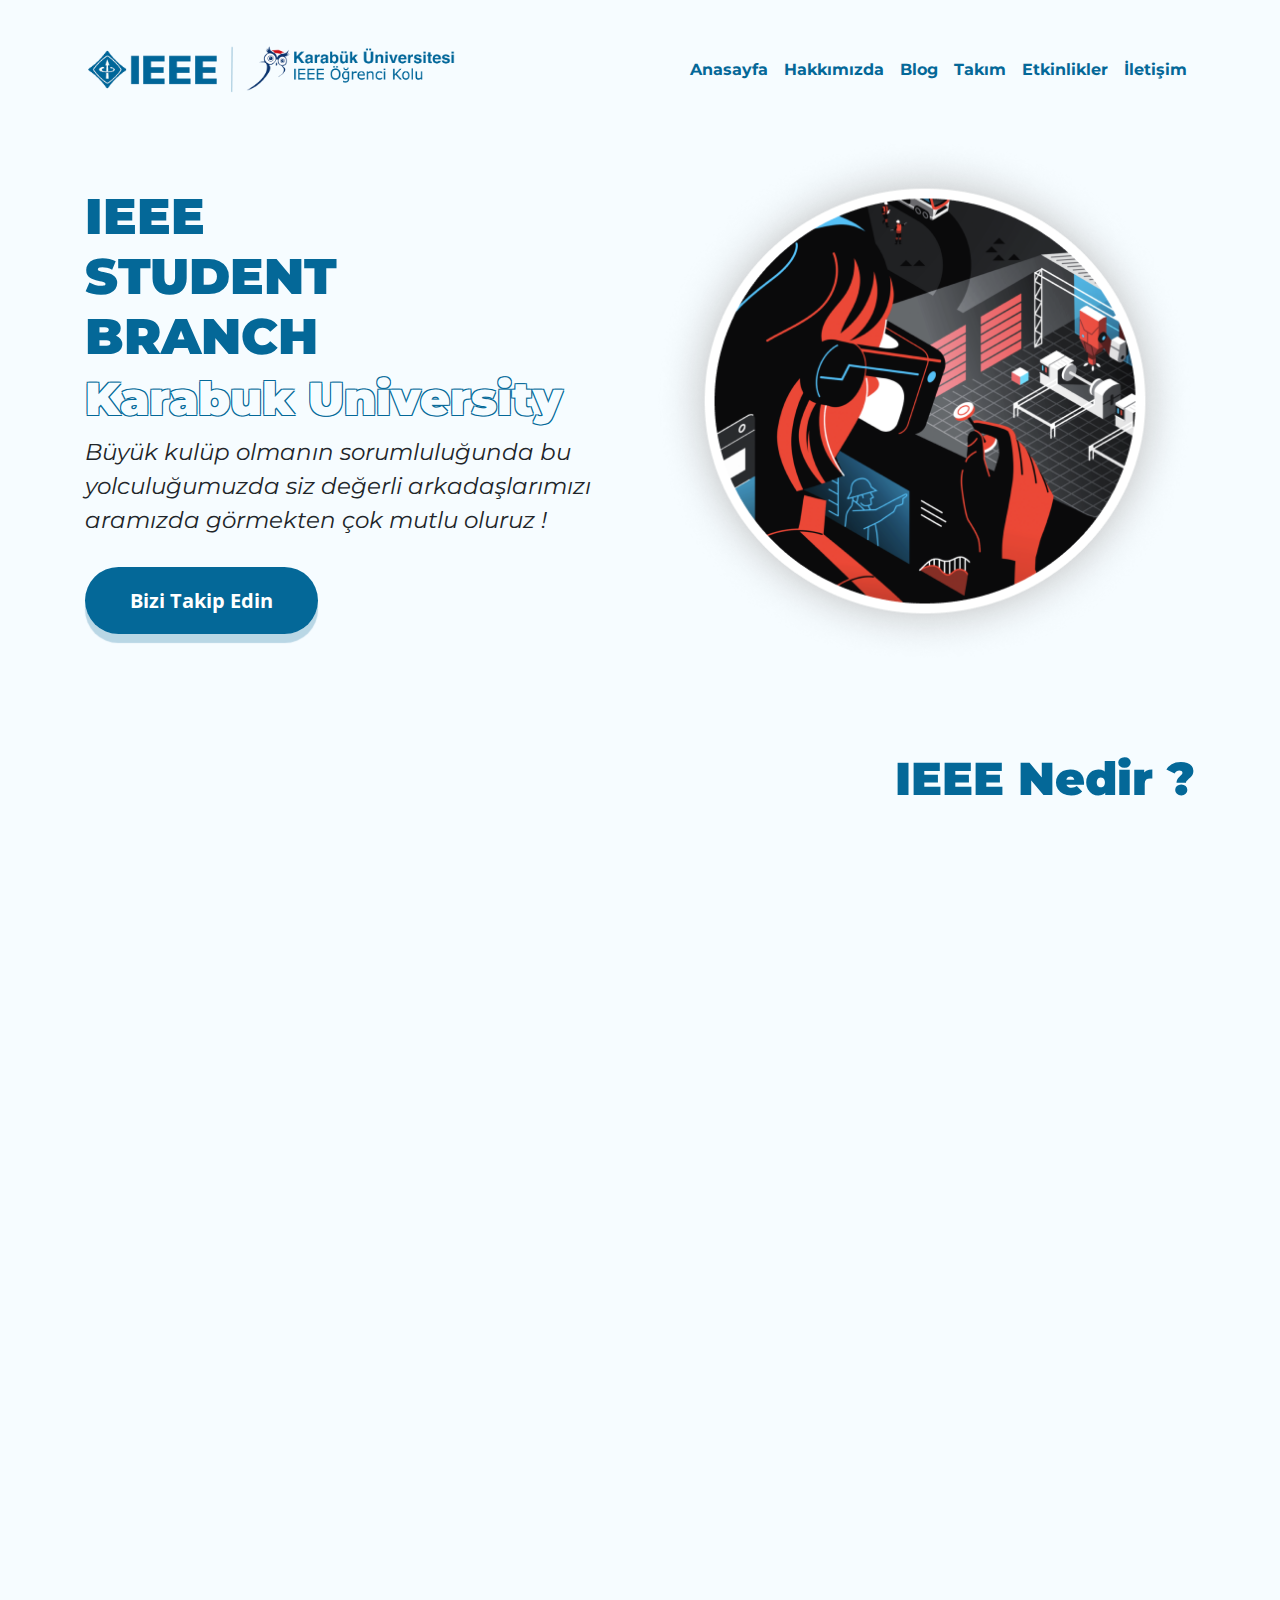
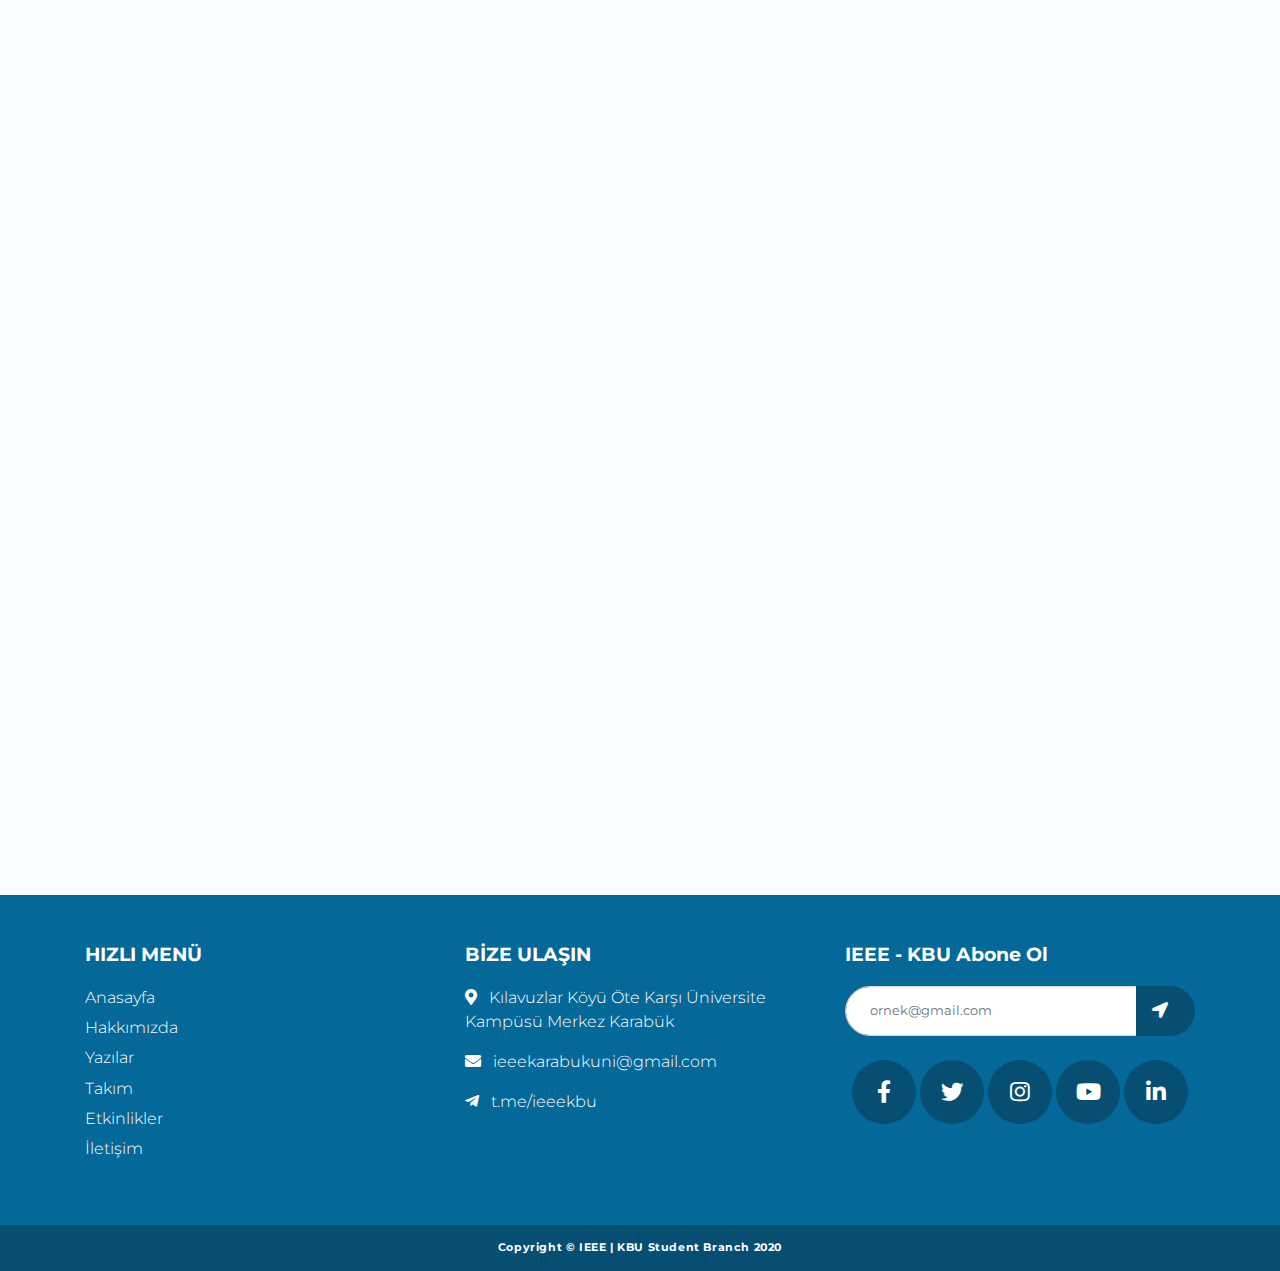
<file: index.html>
<!doctype html>
<html lang="en">
  <head>
    <!-- Required meta tags -->
    <meta charset="utf-8">
    <meta name="viewport" content="width=device-width, initial-scale=1, shrink-to-fit=no">

    <link rel="apple-touch-icon" sizes="180x180" href="img/apple-touch-icon.png">
    <link rel="icon" type="image/png" sizes="32x32" href="img/favicon-32x32.png">
    <link rel="icon" type="image/png" sizes="16x16" href="img/favicon-16x16.png">

    <!-- AOS Library CSS -->
    <link rel="stylesheet" href="https://unpkg.com/aos@next/dist/aos.css" />

    <!-- Bootstrap CSS -->
    <link rel="stylesheet" href="css/bootstrap.css">

    <!-- Fontawesome CSS -->
    <link rel="stylesheet" href="css/all.css">

    <!-- Google Font -->
    <link rel="preconnect" href="https://fonts.gstatic.com">
    <link href="https://fonts.googleapis.com/css2?family=Montserrat:ital,wght@0,300;0,400;0,700;0,900;1,500&display=swap" rel="stylesheet">
    <link href="https://fonts.googleapis.com/css2?family=Open+Sans:wght@400;600;700;800&display=swap" rel="stylesheet">

    <!-- Style CSS -->
    <link rel="stylesheet" href="css/style.css">


    <title>Karabük Üniversitesi IEEE Student Branch</title>
  </head>
  <body>
   
    <!-- NAVIGATION -->
    <nav class="navbar navbar-expand-lg navbar-light bg-light py-6">
      <div class="container">
          <a class="navbar-brand" href="index.html"><img src="img/logo.png" class="logo-size"></a>
          <button class="navbar-toggler" type="button" data-toggle="collapse" data-target="#navbarSupportedContent" aria-controls="navbarSupportedContent" aria-expanded="false" aria-label="Toggle navigation">
            <span class="navbar-toggler-icon"></span>
          </button>
          <div class="collapse navbar-collapse" id="navbarSupportedContent">
              <ul class="navbar-nav ml-auto">
                <li class="nav-item">
                  <a class="nav-link" href="index.html">Anasayfa</a>
                </li>
                <li class="nav-item">
                  <a class="nav-link" href="hakkimizda.html">Hakkımızda</a>
                </li>
                <li class="nav-item">
                  <a class="nav-link" href="yazilar.html">Blog</a>
                </li>
                <li class="nav-item">
                  <a class="nav-link" href="takim.html">Takım</a>
                </li>
                <li class="nav-item">
                  <a class="nav-link" href="etkinlikler.html">Etkinlikler</a>
                </li>
                <li class="nav-item">
                  <a class="nav-link" href="iletisim.html">İletişim</a>
                </li>
              </ul>
          </div>
      </div>
    </nav>

    <!-- HEADER SECTION -->
    <header id="header-section" class="mb-5">
        <div class="container">
          <div class="row">
            <div class="col-md-6 order-2 order-md-1 pt-5">
              <h1 class="mb-1 header-title c-blue">IEEE<br>
                <span class="text-1"></span><br>
                <span class="text-2"></span>
              </h1>
              <h2 class="mb-2 outline-text-blue c-white"><span class="text-3"></span></h2>
              <p class="mb-5 header-text">Büyük kulüp olmanın sorumluluğunda bu yolculuğumuzda siz değerli arkadaşlarımızı aramızda görmekten çok mutlu oluruz !</p>
              <div class="button-box">
                <a href="#" class="btn-radius-design">Bizi Takip Edin</a>
              </div>
            </div>
            <div class="col-md-6 order-1 order-md-2">
              <img src="img/AnasayfaGorsel1.png" class="animated-up-down img-fluid">
            </div>
          </div>
        </div>
    </header>

    <!-- CONTENT SECTION -->
    <section class="content-section py-6">
      <div class="container">
        <div class="row">
          <div class="col-12 text-right mb-3">
            <h2 class="content-title" data-aos="zoom-in">IEEE Nedir ?</h2>
          </div>
          <div class="col-md-6 img-center">
            <img src="img/AnasayfaGorsel2.jpg" class="img-fluid rounded-circle" data-aos="zoom-in">
          </div>
          <div class="col-md-6">
            <p class="text-right mt-4" data-aos="zoom-in">
              IEEE, Institute of Electrical and Electronics Engineers, temellerini 1884 yılında Alexander Graham Bell ve Thomas Edison’un attığı; 
              teknolojiyi insanlığın yararına geliştirmeyi amaçlayan, bu doğrultuda bir ekosistem ve organizasyon yaratıp aktif çalışmalar yürüten;
               mühendis, bilim insanı ve öğrencilerin oluşturduğu dünyanın en geniş profesyonel teknik topluluğudur.
            </p>
          </div>
        </div>
      </div>
    </section>

    <!-- CONTENT SECTION -->
    <section class="content-section pt-2 pb-5">
      <div class="container">
        <div class="row">
          <div class="col-md-6 order-2 order-md-1">
            <p class="mt-4 text-left" data-aos="zoom-in">
              IEEE, üyelerinin hayat boyu süren öğrenim sürecinde onlara mesleki açıdan çok önemli yardımlarda bulunur. Ulusal ve uluslararası konferanslar,
               seminerler, kariyer geliştirme ve network üzerine mesleki toplantılar düzenler. Gönüllü aktivitelerle liderlik ve diğer kişisel becerileri
                geliştirme fırsatı sunar. 300’den fazla sürekli-eğitim ve geliştirme programı üyelerin hizmetindedir. Kariyer yönetimi ekipmanları ve kaynak
                 materyaller erişime açıktır. Finansal servisler ve portatif yarar programlarına sahiptir.
            </p>
          </div>
          <div class="col-md-6 order-1 order-md-2 img-center">
            <img src="img/AnasayfaGorsel3.jpg" class="img-fluid rounded-circle f-none" style="float:right;" data-aos="zoom-in">
          </div>
        </div>
      </div>
    </section>

    <!-- ARTICLES SECTION -->
    <section id="articles-section" class="pb-5">
      <div class="container">
        <div class="row">
          <div class="col-12 mb-4">
            <h2 class="content-title" data-aos="zoom-in">Başlıca Bloglarımız</h2>
          </div>
          <div class="col-md-4">
            <a href="yazi-icerik.html" class="card-hover">
              <div class="card mb-4" data-aos="zoom-in">
                <div class="card-top">
                  <img src="img/MakaleGorsel.png" class="card-img-top">
                </div>
                <div class="card-body">
                  <p class="date">22.02.2021</p>
                  <h3 href="#" class="article-content mb-2">DAHA İYİSİ İÇİN TURKSAT 5A</h3>
                  <h5 class="editor"><span>Umut Topkaya</span> yazdı</h5>
                </div>
              </div>
            </a>
          </div>
          <div class="col-md-4">
            <a href="yazi-icerik.html" class="card-hover">
              <div class="card mb-4" data-aos="zoom-in">
                <div class="card-top">
                  <img src="img/MakaleGorsel.png" class="card-img-top">
                </div>
                <div class="card-body">
                  <p class="date">22.02.2021</p>
                  <h3 href="#" class="article-content mb-2">DAHA İYİSİ İÇİN TURKSAT 5A</h3>
                  <h5 class="editor"><span>Umut Topkaya</span> yazdı</h5>
                </div>
              </div>
            </a>
          </div>
          <div class="col-md-4">
            <a href="yazi-icerik.html" class="card-hover">
              <div class="card mb-4" data-aos="zoom-in">
                <div class="card-top">
                  <img src="img/MakaleGorsel.png" class="card-img-top">
                </div>
                <div class="card-body">
                  <p class="date">22.02.2021</p>
                  <h3 href="#" class="article-content mb-2">DAHA İYİSİ İÇİN TURKSAT 5A</h3>
                  <h5 class="editor"><span>Umut Topkaya</span> yazdı</h5>
                </div>
              </div>
            </a>
          </div>
          <div class="col-12 mt-4 text-center">
            <a href="#" class="btn-radius-design" data-aos="zoom-in">Daha Fazla Görüntüle</a>
          </div>
        </div>
      </div>
    </section>

    <!-- FOOTER SECTION -->
    <footer class="mt-4 py-5">
      <div class="container">
        <div class="row">
          <div class="col-md-4">
              <h5>HIZLI MENÜ</h5>
              <ul class="quick-menu">
                <li><a href="#">Anasayfa</a></li>
                <li><a href="#">Hakkımızda</a></li>
                <li><a href="#">Yazılar</a></li>
                <li><a href="#">Takım</a></li>
                <li><a href="#">Etkinlikler</a></li>
                <li><a href="#">İletişim</a></li>
              </ul>
          </div>
          <div class="col-md-4">
            <h5>BİZE ULAŞIN</h5>
            <p><i class="fas fa-map-marker-alt"></i>Kılavuzlar Köyü Öte Karşı Üniversite Kampüsü Merkez Karabük</p>
            <p><a href="#"><i class="fas fa-envelope"></i>ieeekarabukuni@gmail.com</a></p>
            <p><a href="#"><i class="fab fa-telegram-plane"></i>t.me/ieeekbu</a></p>
          </div>
          <div class="col-md-4">
            <h5>IEEE - KBU Abone Ol</h5>
            <div class="input-group mb-4">
              <input type="text" class="form-control" placeholder="ornek@gmail.com" aria-label="Recipient's username" aria-describedby="button-addon2">
              <div class="input-group-append">
                <button class="btn btn-outline-secondary" type="button" id="button-addon2"><i class="fas fa-location-arrow"></i></button>
              </div>
            </div>
            <ul class="social-media text-center">
              <li>
                <a href="#"><div class="circle"><i class="fab fa-facebook-f"></i></div></a>
              </li>
              <li>
                <a href="#"><div class="circle"><i class="fab fa-twitter"></i></div></a>
              </li>
              <li>
                <a href="#"><div class="circle"><i class="fab fa-instagram"></i></div></a>
              </li>
              <li>
                <a href="#"><div class="circle"><i class="fab fa-youtube"></i></div></a>
              </li>
              <li>
                <a href="#"><div class="circle"><i class="fab fa-linkedin-in"></i></div></a>
              </li>
            </ul>
          </div>
        </div>
      </div>
    </footer>

    <!-- COPYRIGHT -->
    <div class="copyright py-3">
      <div class="container">
        <div class="row">
          <div class="col-12 text-center">
            <h6>Copyright &copy; IEEE | KBU Student Branch 2020</h6>
          </div>
        </div>
      </div>
    </div>

    <button onclick="topFunction()" id="myBtn" title="Go to top"><i class="fas fa-chevron-up"></i></button>

    <!-- JS Sources -->
    <script src="js/jquery-3.5.1.js"></script>
    <script src="js/popper.min.js"></script>
    <script type="text/javascript" src="js/bootstrap.js"></script>
    <script src="js/bootstrap.bundle.min.js"></script>
    <script src="https://unpkg.com/aos@next/dist/aos.js"></script>
    <script type="text/javascript" src="js/javascript.js"></script>

    <script>
      //Get the button
      var mybutton = document.getElementById("myBtn");
      
      // When the user scrolls down 20px from the top of the document, show the button
      window.onscroll = function() {scrollFunction()};
      
      function scrollFunction() {
        if (document.body.scrollTop > 20 || document.documentElement.scrollTop > 20) {
          mybutton.style.display = "block";
        } else {
          mybutton.style.display = "none";
        }
      }
      
      // When the user clicks on the button, scroll to the top of the document
      function topFunction() {
        document.body.scrollTop = 0;
        document.documentElement.scrollTop = 0;
      }
    </script>
  </body>
</html>
</file>
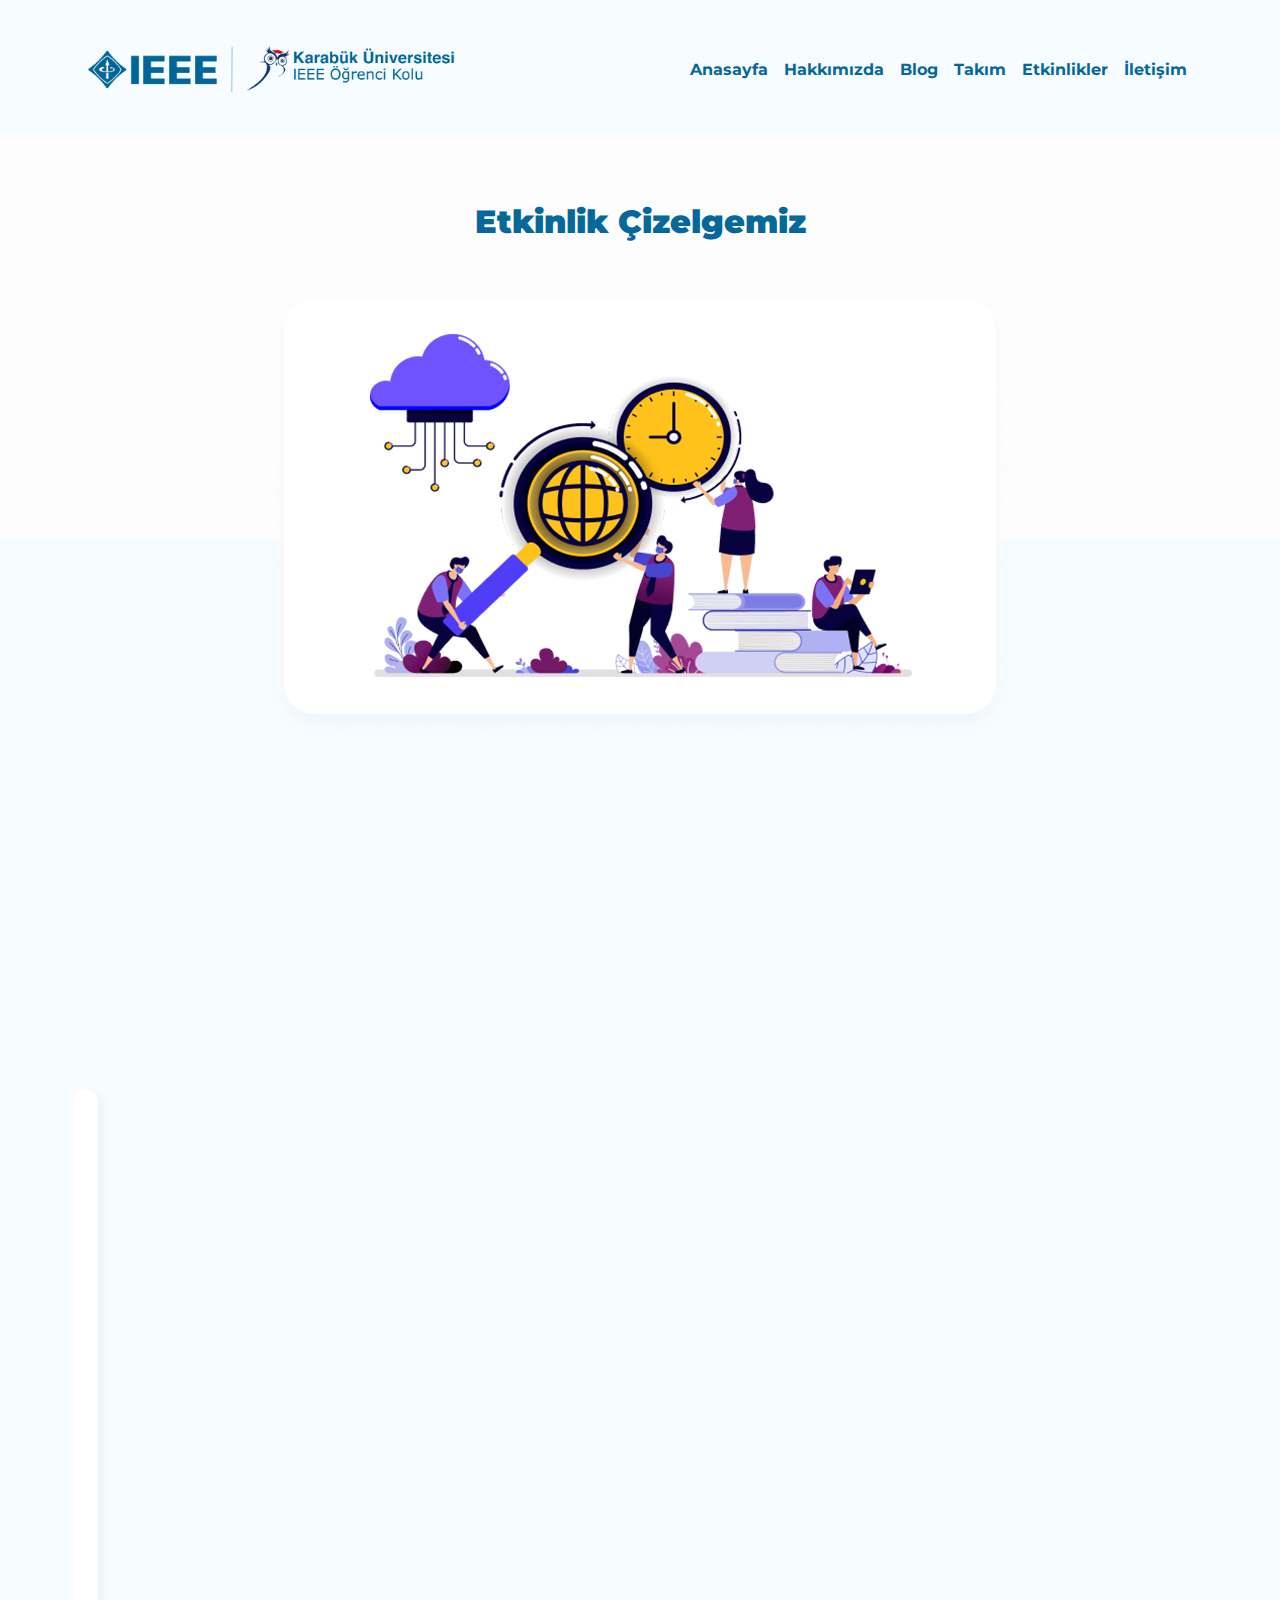
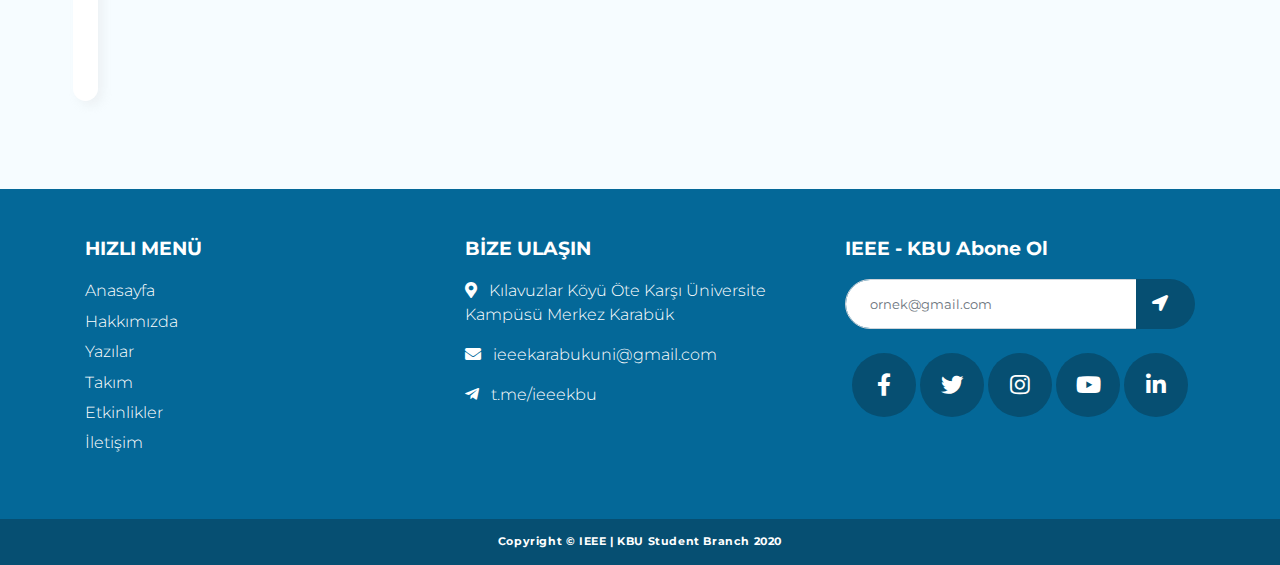
<file: etkinlikler.html>
<!doctype html>
<html lang="en">
  <head>
    <!-- Required meta tags -->
    <meta charset="utf-8">
    <meta name="viewport" content="width=device-width, initial-scale=1, shrink-to-fit=no">

    <link rel="apple-touch-icon" sizes="180x180" href="img/apple-touch-icon.png">
    <link rel="icon" type="image/png" sizes="32x32" href="img/favicon-32x32.png">
    <link rel="icon" type="image/png" sizes="16x16" href="img/favicon-16x16.png">

    <!-- AOS Library CSS -->
    <link rel="stylesheet" href="https://unpkg.com/aos@next/dist/aos.css" />

    <!-- Bootstrap CSS -->
    <link rel="stylesheet" href="css/bootstrap.css">

    <!-- Fontawesome CSS -->
    <link rel="stylesheet" href="css/all.css">

    <!-- Google Font -->
    <link rel="preconnect" href="https://fonts.gstatic.com">
    <link href="https://fonts.googleapis.com/css2?family=Montserrat:ital,wght@0,300;0,400;0,700;0,900;1,500&display=swap" rel="stylesheet">
    <link href="https://fonts.googleapis.com/css2?family=Open+Sans:wght@400;600;700;800&display=swap" rel="stylesheet">

    <!-- Style CSS -->
    <link rel="stylesheet" href="css/style.css">
    <link rel="stylesheet" href="css/etkinlikler.css">


    <title>Karabük Üniversitesi IEEE Student Branch</title>
  </head>
  <body>
   
    <!-- NAVIGATION -->
    <nav class="navbar navbar-expand-lg navbar-light bg-light py-6">
      <div class="container">
          <a class="navbar-brand" href="index.html"><img src="img/logo.png" class="logo-size"></a>
          <button class="navbar-toggler" type="button" data-toggle="collapse" data-target="#navbarSupportedContent" aria-controls="navbarSupportedContent" aria-expanded="false" aria-label="Toggle navigation">
            <span class="navbar-toggler-icon"></span>
          </button>
          <div class="collapse navbar-collapse" id="navbarSupportedContent">
              <ul class="navbar-nav ml-auto">
                <li class="nav-item">
                  <a class="nav-link" href="index.html">Anasayfa</a>
                </li>
                <li class="nav-item">
                  <a class="nav-link" href="hakkimizda.html">Hakkımızda</a>
                </li>
                <li class="nav-item">
                  <a class="nav-link" href="yazilar.html">Blog</a>
                </li>
                <li class="nav-item">
                  <a class="nav-link" href="takim.html">Takım</a>
                </li>
                <li class="nav-item">
                  <a class="nav-link" href="etkinlikler.html">Etkinlikler</a>
                </li>
                <li class="nav-item">
                  <a class="nav-link" href="iletisim.html">İletişim</a>
                </li>
              </ul>
          </div>
      </div>
    </nav>

    <!-- EVENTS HEADER SECTION -->
    <section id="events-header-section" class="py-5 global-section other-gray-section m220-changed">
        <div class="container">
            <div class="row text-center">
            <div class="col-12">
                <h2 class="events-title pt-3 c-blue">Etkinlik Çizelgemiz</h2>
            </div>
            <div class="col-12">
                <img src="img/EtkinliklerGorsel.png" class="img-fluid manuel-position">
            </div>
            </div>
        </div>
    </section>

    <!-- EVENTS CONTENT SECTION -->
    <section id="events-content-section" class="py-5">
        <div class="container">
            <div class="row text-center">
            <div class="col-12 px-10">
                <p class="font-400w-30px mb-5" data-aos="zoom-in">
                Kulübümüz bünyesinde mühendislik ve iş hayatına yönelik eğitimler, seminerler ve çok daha
                fazla içeriği sizler için hazırladığımız çizelgeden takip edebilirsiniz.
                </p>
            </div>
            <div class="col-12">
                <hr class="gray-line mt-4" data-aos="zoom-in">
            </div>
            </div>
        </div>
    </section>

    <!-- EVENTS TIMELINE SECTION -->
    <div id="events-timeline-section" class="pt-2 pb-5">
        <div class="container">
            <ul class="timeline">
                <li class="timeline-inverted" data-aos="zoom-in">
                    <div class="timeline-badge">
                        <img src="img/meeting.png" alt="">
                    </div>
                    <div class="timeline-panel" id="timeline-panel">
                      <div class="timeline-heading">
                        <h4 class="timeline-title">Tanışma ve IEEE Nedir, Ne Amaçlar ?</h4>
                        <p><small class="text-muted"><i class="glyphicon glyphicon-time"></i>22.02.2021</small></p>
                      </div>
                      <div class="timeline-body">
                        <p>Yeni açılan IEEE Karabük Öğrenci Kolu olarak 
                          arkadaşlarımıza kulübün amacına yönelik sunum yaptık</p>
                      </div>
                    </div>
                </li>
                <li class="timeline-inverted" data-aos="zoom-in">
                  <div class="timeline-badge">
                    <img src="img/excel.png" alt="">
                  </div>
                  <div class="timeline-panel" id="timeline-panel">
                    <div class="timeline-heading">
                      <h4 class="timeline-title">CV Hazırlama Sunumu, Etkili CV Nasıl Olmalı ?</h4>
                      <p><small class="text-muted"><i class="glyphicon glyphicon-time"></i>22.02.2021</small></p>
                    </div>
                    <div class="timeline-body">
                      <p>Kulübümüz üyelerinden Görkem Soysal Temel Excel Dersi Canlı Yayınında Excelin temelini
                          bizler için anlatacak.
                      </p>
                    </div>
                  </div>
                </li>
                <li class="timeline-inverted" data-aos="zoom-in">
                    <div class="timeline-badge">
                        <img src="img/python.png" alt="">
                    </div>
                    <div class="timeline-panel" id="timeline-panel">
                      <div class="timeline-heading">
                        <h4 class="timeline-title">Python Eğitim Haftası #1 Temel Programlama ve Kontrol İfadeleri</h4>
                        <p><small class="text-muted"><i class="glyphicon glyphicon-time"></i>22.02.2021</small></p>
                      </div>
                      <div class="timeline-body">
                        <p>Kulübümüz üyelerinden Umut Topkaya, Python Dersleri serisinde ilk hafta Python'ın Temelleri isimli canlı yayında Python anlattı.</p>
                      </div>
                    </div>
                </li>
            </ul>
        </div>
    </div>


    <!-- FOOTER SECTION -->
    <footer class="mt-4 py-5">
      <div class="container">
        <div class="row">
          <div class="col-md-4">
              <h5>HIZLI MENÜ</h5>
              <ul class="quick-menu">
                <li><a href="#">Anasayfa</a></li>
                <li><a href="#">Hakkımızda</a></li>
                <li><a href="#">Yazılar</a></li>
                <li><a href="#">Takım</a></li>
                <li><a href="#">Etkinlikler</a></li>
                <li><a href="#">İletişim</a></li>
              </ul>
          </div>
          <div class="col-md-4">
            <h5>BİZE ULAŞIN</h5>
            <p><i class="fas fa-map-marker-alt"></i>Kılavuzlar Köyü Öte Karşı Üniversite Kampüsü Merkez Karabük</p>
            <p><a href="#"><i class="fas fa-envelope"></i>ieeekarabukuni@gmail.com</a></p>
            <p><a href="#"><i class="fab fa-telegram-plane"></i>t.me/ieeekbu</a></p>
          </div>
          <div class="col-md-4">
            <h5>IEEE - KBU Abone Ol</h5>
            <div class="input-group mb-4">
              <input type="text" class="form-control" placeholder="ornek@gmail.com" aria-label="Recipient's username" aria-describedby="button-addon2">
              <div class="input-group-append">
                <button class="btn btn-outline-secondary" type="button" id="button-addon2"><i class="fas fa-location-arrow"></i></button>
              </div>
            </div>
            <ul class="social-media text-center">
              <li>
                <a href="#"><div class="circle"><i class="fab fa-facebook-f"></i></div></a>
              </li>
              <li>
                <a href="#"><div class="circle"><i class="fab fa-twitter"></i></div></a>
              </li>
              <li>
                <a href="#"><div class="circle"><i class="fab fa-instagram"></i></div></a>
              </li>
              <li>
                <a href="#"><div class="circle"><i class="fab fa-youtube"></i></div></a>
              </li>
              <li>
                <a href="#"><div class="circle"><i class="fab fa-linkedin-in"></i></div></a>
              </li>
            </ul>
          </div>
        </div>
      </div>
    </footer>

    <!-- COPYRIGHT -->
    <div class="copyright py-3">
      <div class="container">
        <div class="row">
          <div class="col-12 text-center">
            <h6>Copyright &copy; IEEE | KBU Student Branch 2020</h6>
          </div>
        </div>
      </div>
    </div>

    <button onclick="topFunction()" id="myBtn" title="Go to top"><i class="fas fa-chevron-up"></i></button>

    <!-- JS Sources -->
    <script src="js/jquery-3.5.1.js"></script>
    <script src="js/popper.min.js"></script>
    <script type="text/javascript" src="js/bootstrap.js"></script>
    <script src="js/bootstrap.bundle.min.js"></script>
    <script src="https://unpkg.com/aos@next/dist/aos.js"></script>
    <script type="text/javascript" src="js/javascript.js"></script>

    <script>
      //Get the button
      var mybutton = document.getElementById("myBtn");
      
      // When the user scrolls down 20px from the top of the document, show the button
      window.onscroll = function() {scrollFunction()};
      
      function scrollFunction() {
        if (document.body.scrollTop > 20 || document.documentElement.scrollTop > 20) {
          mybutton.style.display = "block";
        } else {
          mybutton.style.display = "none";
        }
      }
      
      // When the user clicks on the button, scroll to the top of the document
      function topFunction() {
        document.body.scrollTop = 0;
        document.documentElement.scrollTop = 0;
      }
    </script>
  </body>
</html>
</file>
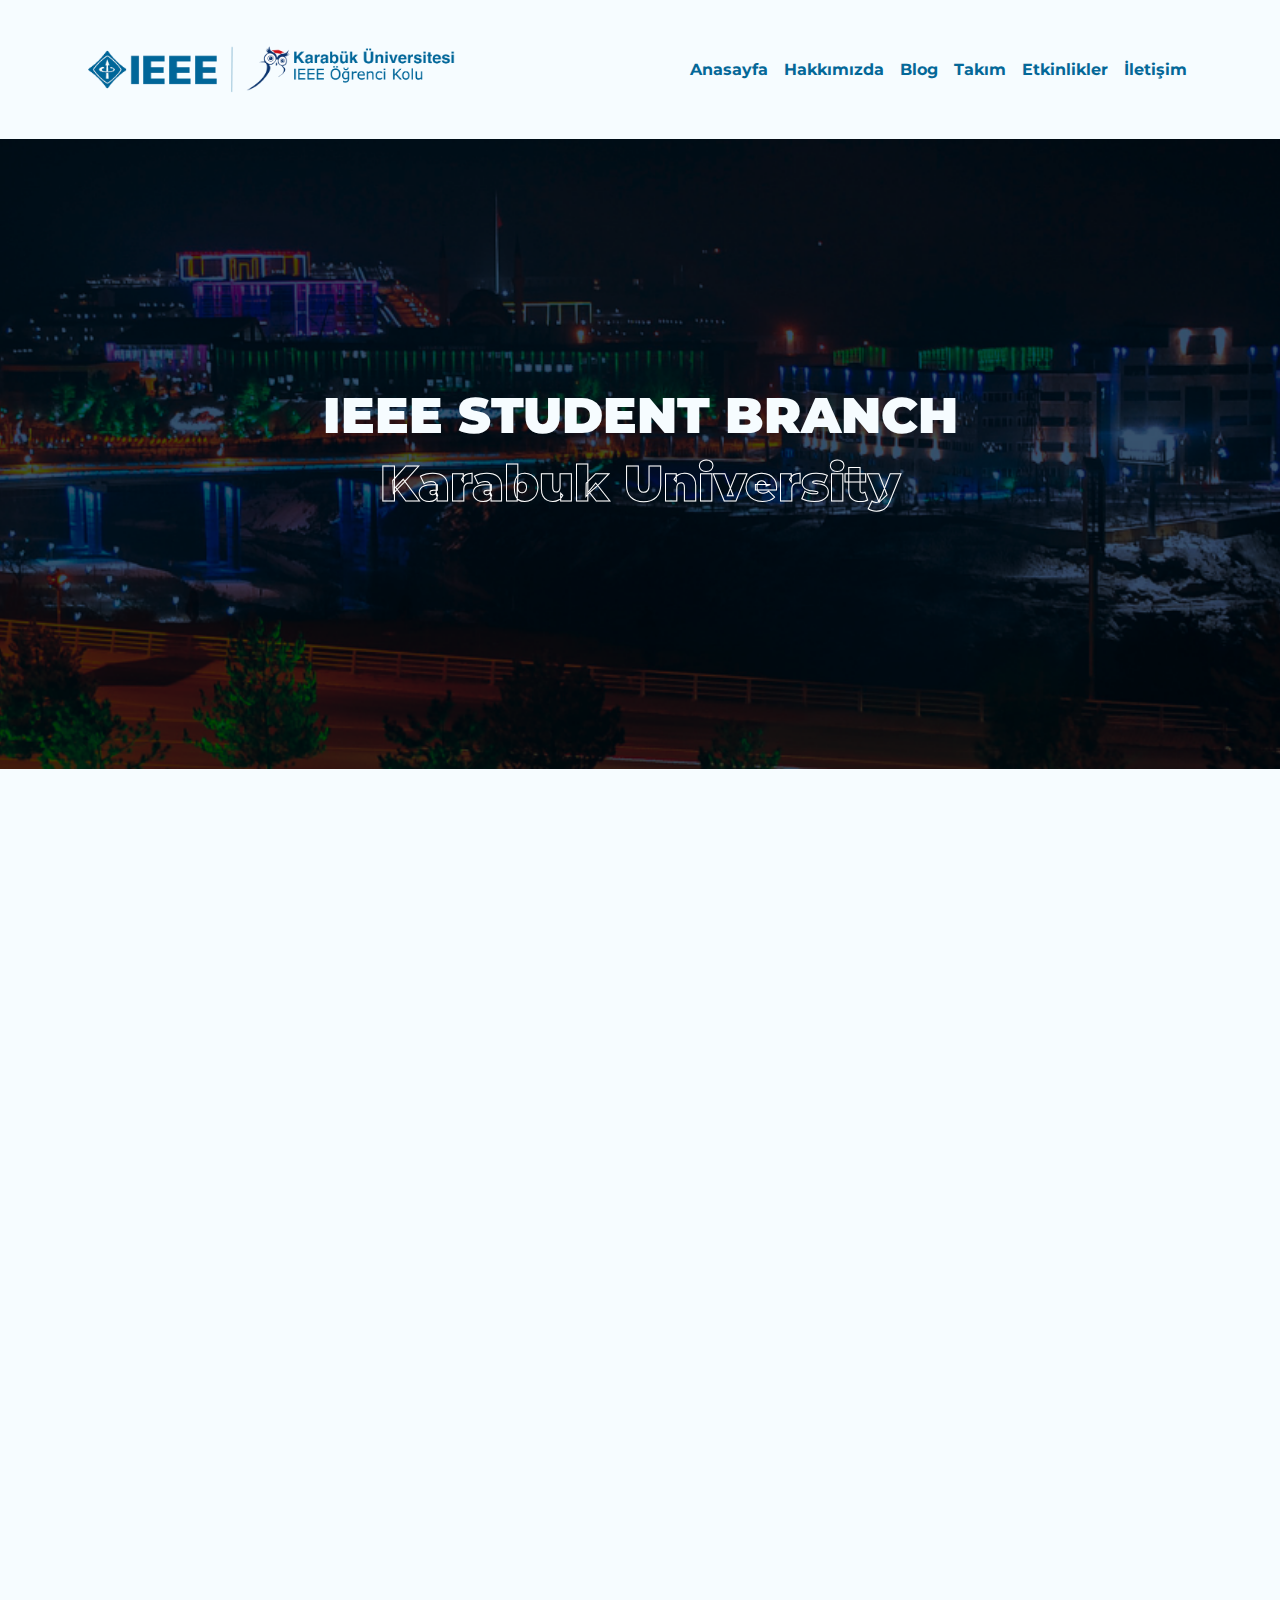
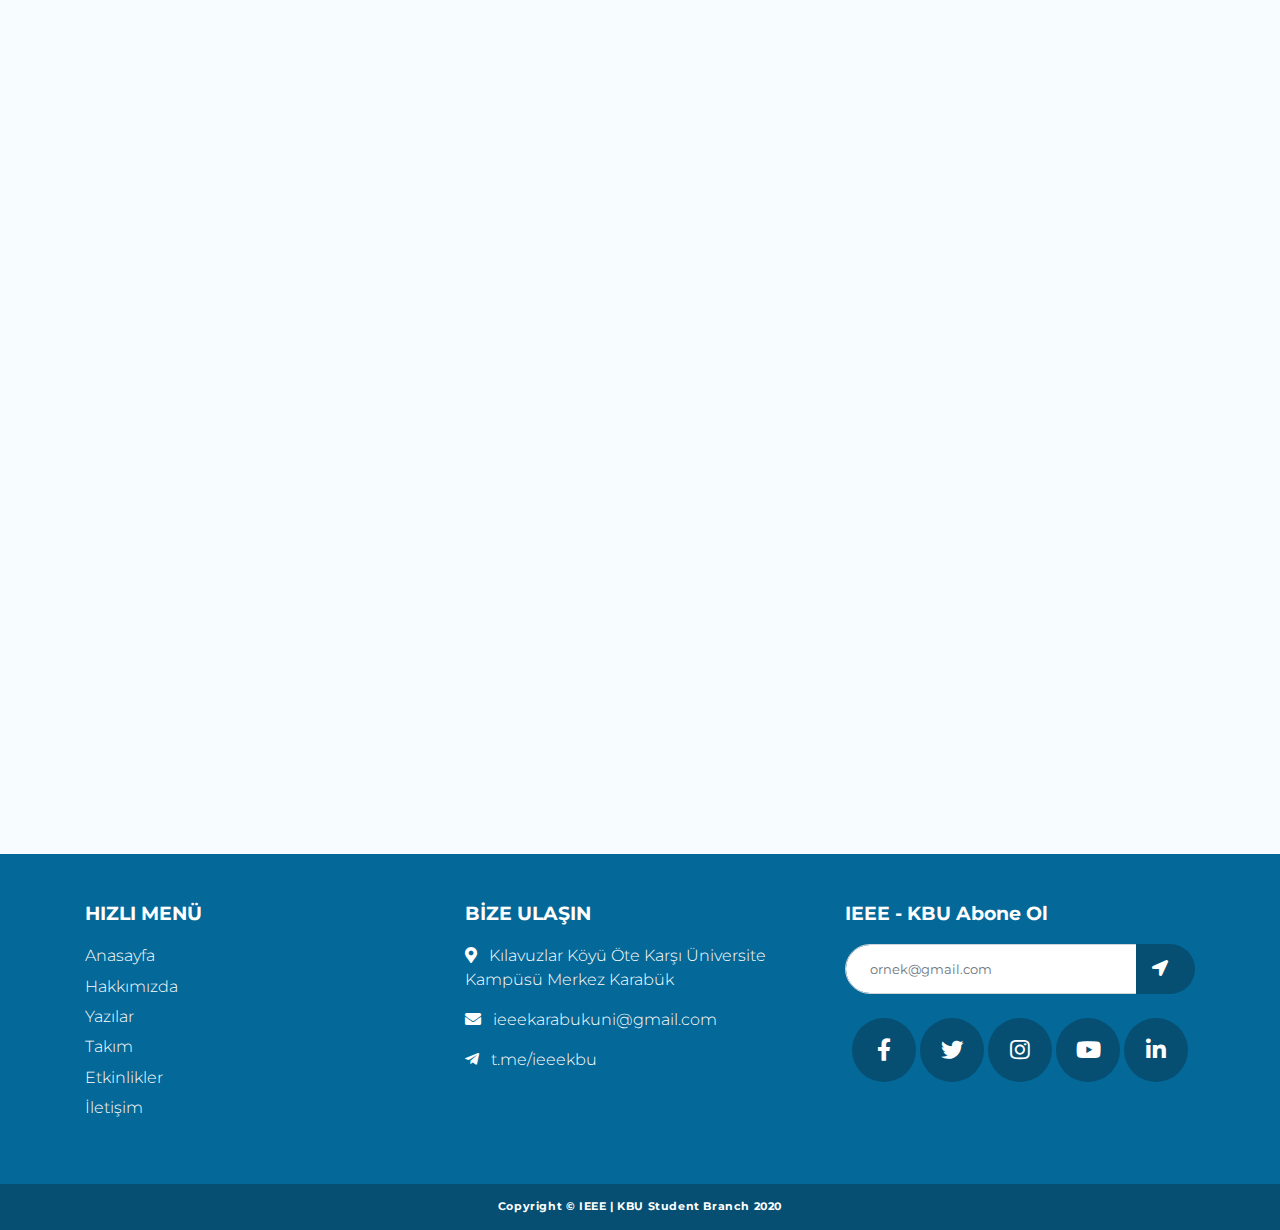
<file: hakkimizda.html>
<!doctype html>
<html lang="en">
  <head>
    <!-- Required meta tags -->
    <meta charset="utf-8">
    <meta name="viewport" content="width=device-width, initial-scale=1, shrink-to-fit=no">

    <link rel="apple-touch-icon" sizes="180x180" href="img/apple-touch-icon.png">
    <link rel="icon" type="image/png" sizes="32x32" href="img/favicon-32x32.png">
    <link rel="icon" type="image/png" sizes="16x16" href="img/favicon-16x16.png">

    <!-- AOS Library CSS -->
    <link rel="stylesheet" href="https://unpkg.com/aos@next/dist/aos.css" />

    <!-- Bootstrap CSS -->
    <link rel="stylesheet" href="css/bootstrap.css">

    <!-- Fontawesome CSS -->
    <link rel="stylesheet" href="css/all.css">

    <!-- Google Font -->
    <link rel="preconnect" href="https://fonts.gstatic.com">
    <link href="https://fonts.googleapis.com/css2?family=Montserrat:ital,wght@0,300;0,400;0,700;0,900;1,500&display=swap" rel="stylesheet">
    <link href="https://fonts.googleapis.com/css2?family=Open+Sans:wght@400;600;700;800&display=swap" rel="stylesheet">

    <!-- Style CSS -->
    <link rel="stylesheet" href="css/style.css">
    <link rel="stylesheet" href="css/hakkimizda.css">

    <title>Karabük Üniversitesi IEEE Student Branch</title>
  </head>
  <body>
   
    <!-- NAVIGATION -->
    <nav class="navbar navbar-expand-lg navbar-light bg-light py-6">
      <div class="container">
          <a class="navbar-brand" href="index.html"><img src="img/logo.png" class="logo-size"></a>
          <button class="navbar-toggler" type="button" data-toggle="collapse" data-target="#navbarSupportedContent" aria-controls="navbarSupportedContent" aria-expanded="false" aria-label="Toggle navigation">
            <span class="navbar-toggler-icon"></span>
          </button>
          <div class="collapse navbar-collapse" id="navbarSupportedContent">
              <ul class="navbar-nav ml-auto">
                <li class="nav-item">
                  <a class="nav-link" href="index.html">Anasayfa</a>
                </li>
                <li class="nav-item">
                  <a class="nav-link" href="hakkimizda.html">Hakkımızda</a>
                </li>
                <li class="nav-item">
                  <a class="nav-link" href="yazilar.html">Blog</a>
                </li>
                <li class="nav-item">
                  <a class="nav-link" href="takim.html">Takım</a>
                </li>
                <li class="nav-item">
                  <a class="nav-link" href="etkinlikler.html">Etkinlikler</a>
                </li>
                <li class="nav-item">
                  <a class="nav-link" href="iletisim.html">İletişim</a>
                </li>
              </ul>
          </div>
      </div>
    </nav>

    <!-- ABOUT HEADER SECTION -->
    <section id="about-header-section">
      <div class="container">
          <div class="row text-center">
              <div class="col">
                <div class="center-text">
                  <h2 class="header-title c-white">IEEE STUDENT BRANCH</h2>
                  <h3 class="about-outline-text header-title c-black">Karabuk University</h3>
                </div>
              </div>
          </div>
      </div>
    </section>

    <!-- ABOUT CONTENT SECTION -->
    <section id="about-content-section" class="py-5">
      <div class="container">
        <div class="row text-center">
          <div class="col-12">
            <img src="img/HakkimizdaIcerikGorsel.png" class="img-fluid" data-aos="zoom-in">
          </div>
          <div class="col-12 px-10">
            <p class="font-400w-30px mb-5" data-aos="zoom-in">
              Kulübümüz bünyesinde mühendislik ve iş hayatına yönelik eğitimler, seminerler ve çok
              daha fazla içeriği sizler ile buluşturacağız.
            </p>
          </div>
          <div class="col-12">
            <hr class="gray-line mt-4" data-aos="zoom-in">
          </div>
        </div>
      </div>
    </section>

    <!-- STATISTIC SECTION -->
    <div id="statistics-section" class="py-5">
      <div class="container">
        <div class="row">
          <div class="col-md-4">
            <div class="statistics-card text-center" data-aos="zoom-in">
              <div class="statistics-card-head">
                <img src="img/Mutlu.png" class="img-fluid">
              </div>
              <div class="statistics-card-body pb-3">
                <h4 class="statistics-title"><span class="counter">100</span>+</h4>
                <p class="statistics-text">Daha da artan birbirinden değerli kulüp üyemiz</p>
              </div>
            </div>
          </div>
          <div class="col-md-4">
            <div class="statistics-card text-center margin-top" data-aos="zoom-in">
              <div class="statistics-card-head">
                <img src="img/Mezun.png" class="img-fluid">
              </div>
              <div class="statistics-card-body pb-3">
                <h4 class="statistics-title"><span class="counter">15</span>+</h4>
                <p class="statistics-text">Ekip arkadaşımız ile güncel makaleler, eğitimler ve birçok etkinlik</p>
              </div>
            </div>
          </div>
          <div class="col-md-4">
            <div class="statistics-card text-center" data-aos="zoom-in">
              <div class="statistics-card-head">
                <img src="img/Belge.png" class="img-fluid">
              </div>
              <div class="statistics-card-body pb-3">
                <h4 class="statistics-title"><span class="counter">106</span></h4>
                <p class="statistics-text">Öğrenci kolu ile Türkiye’nin en büyük ailesiyiz</p>
              </div>
            </div>
          </div>
        </div>
      </div>
    </div>

    <!-- SOCIAL MEDIA SECTION -->
    <div id="social-medias" class="py-5">
      <div class="container">
        <div class="row text-center">
          <div class="col-12">
            <h3 class="social-media-title c-blue mb-5" data-aos="zoom-in">Sosyal Medyada Biz</h3>
          </div>
          <div class="col-sm-6 col-md-2 mb-4">
            <a href="#">
              <div class="social-media-circle facebook-color" data-aos="zoom-in">
                <i class="fab fa-facebook-f"></i>
              </div>
            </a>
          </div>
          <div class="col-sm-6 col-md-2 mb-4">
            <a href="#">
              <div class="social-media-circle twitter-color" data-aos="zoom-in">
                <i class="fab fa-twitter"></i>
              </div>
            </a>
          </div> 
          <div class="col-sm-6 col-md-2 mb-4">
            <a href="#">
              <div class="social-media-circle instagram-color" data-aos="zoom-in">
                <i class="fab fa-instagram"></i>
              </div>
           </a>
          </div>
          <div class="col-sm-6 col-md-2 mb-4">
            <a href="#">
              <div class="social-media-circle telegram-color" data-aos="zoom-in">
                <i class="fab fa-telegram-plane"></i>
              </div>
           </a>
          </div>
          <div class="col-sm-6 col-md-2 mb-4">
            <a href="#">
              <div class="social-media-circle linked-color" data-aos="zoom-in">
                <i class="fab fa-linkedin-in"></i>
              </div>
            </a>
          </div>
          <div class="col-sm-6 col-md-2 mb-4">
            <a href="#">
              <div class="social-media-circle youtube-color" data-aos="zoom-in">
                <i class="fab fa-youtube"></i>
              </div>
           </a>
          </div>
          <div class="col-12 mt-3">
            <p class="social-media-text px-10" data-aos="zoom-in">Etkinlikler, eğitimler, seminer ve diğer birçok şey hakkında anında haberdar
              olmak için sosyal medya hesaplarımızı takip edin</p>
          </div>
        </div>
      </div>
    </div>

    <!-- FOOTER SECTION -->
    <footer class="mt-4 py-5">
      <div class="container">
        <div class="row">
          <div class="col-md-4">
              <h5>HIZLI MENÜ</h5>
              <ul class="quick-menu">
                <li><a href="#">Anasayfa</a></li>
                <li><a href="#">Hakkımızda</a></li>
                <li><a href="#">Yazılar</a></li>
                <li><a href="#">Takım</a></li>
                <li><a href="#">Etkinlikler</a></li>
                <li><a href="#">İletişim</a></li>
              </ul>
          </div>
          <div class="col-md-4">
            <h5>BİZE ULAŞIN</h5>
            <p><i class="fas fa-map-marker-alt"></i>Kılavuzlar Köyü Öte Karşı Üniversite Kampüsü Merkez Karabük</p>
            <p><a href="#"><i class="fas fa-envelope"></i>ieeekarabukuni@gmail.com</a></p>
            <p><a href="#"><i class="fab fa-telegram-plane"></i>t.me/ieeekbu</a></p>
          </div>
          <div class="col-md-4">
            <h5>IEEE - KBU Abone Ol</h5>
            <div class="input-group mb-4">
              <input type="text" class="form-control" placeholder="ornek@gmail.com" aria-label="Recipient's username" aria-describedby="button-addon2">
              <div class="input-group-append">
                <button class="btn btn-outline-secondary" type="button" id="button-addon2"><i class="fas fa-location-arrow"></i></button>
              </div>
            </div>
            <ul class="social-media text-center">
              <li>
                <a href="#"><div class="circle"><i class="fab fa-facebook-f"></i></div></a>
              </li>
              <li>
                <a href="#"><div class="circle"><i class="fab fa-twitter"></i></div></a>
              </li>
              <li>
                <a href="#"><div class="circle"><i class="fab fa-instagram"></i></div></a>
              </li>
              <li>
                <a href="#"><div class="circle"><i class="fab fa-youtube"></i></div></a>
              </li>
              <li>
                <a href="#"><div class="circle"><i class="fab fa-linkedin-in"></i></div></a>
              </li>
            </ul>
          </div>
        </div>
      </div>
    </footer>

    <!-- COPYRIGHT -->
    <div class="copyright py-3">
      <div class="container">
        <div class="row">
          <div class="col-12 text-center">
            <h6>Copyright &copy; IEEE | KBU Student Branch 2020</h6>
          </div>
        </div>
      </div>
    </div>

    <button onclick="topFunction()" id="myBtn" title="Go to top"><i class="fas fa-chevron-up"></i></button>

    <!-- JS Sources -->
    <script src="js/jquery-3.5.1.js"></script>
    <script src="js/popper.min.js"></script>
    <script type="text/javascript" src="js/bootstrap.js"></script>
    <script src="js/bootstrap.bundle.min.js"></script>
    <script src="https://unpkg.com/aos@next/dist/aos.js"></script>
    <script type="text/javascript" src="js/javascript.js"></script>

    <script>
      //Get the button
      var mybutton = document.getElementById("myBtn");
      
      // When the user scrolls down 20px from the top of the document, show the button
      window.onscroll = function() {scrollFunction()};
      
      function scrollFunction() {
        if (document.body.scrollTop > 20 || document.documentElement.scrollTop > 20) {
          mybutton.style.display = "block";
        } else {
          mybutton.style.display = "none";
        }
      }
      
      // When the user clicks on the button, scroll to the top of the document
      function topFunction() {
        document.body.scrollTop = 0;
        document.documentElement.scrollTop = 0;
      }
    </script>
  </body>
</html>
</file>
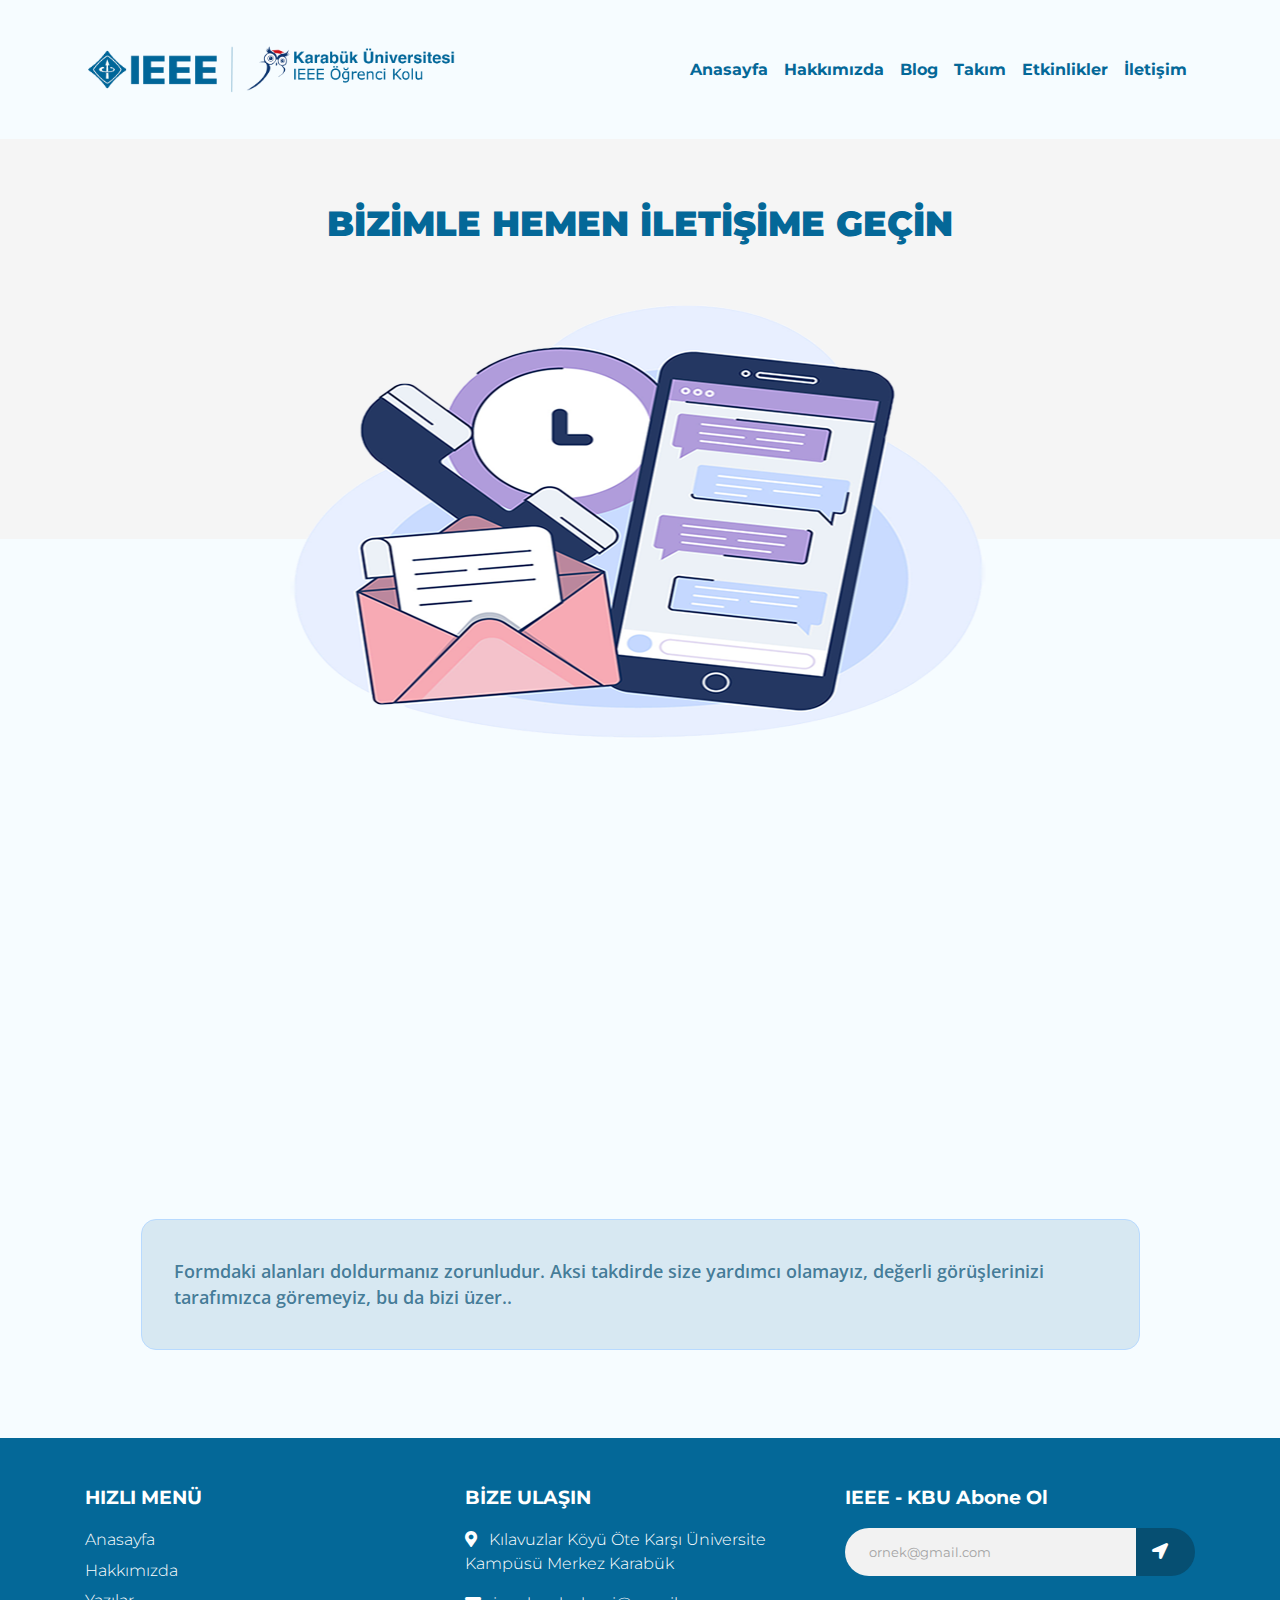
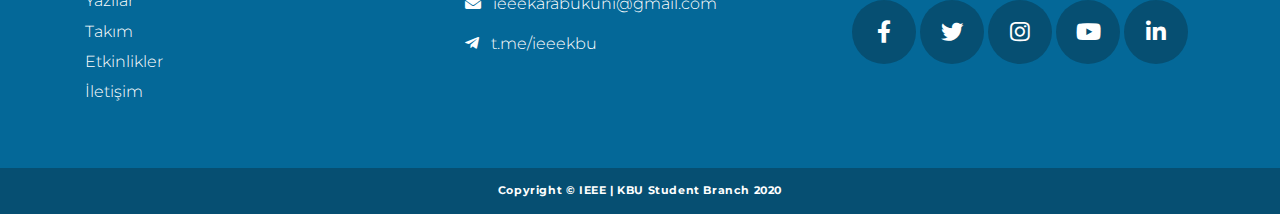
<file: iletisim.html>
<!doctype html>
<html lang="en">
  <head>
    <!-- Required meta tags -->
    <meta charset="utf-8">
    <meta name="viewport" content="width=device-width, initial-scale=1, shrink-to-fit=no">

    <link rel="apple-touch-icon" sizes="180x180" href="img/apple-touch-icon.png">
    <link rel="icon" type="image/png" sizes="32x32" href="img/favicon-32x32.png">
    <link rel="icon" type="image/png" sizes="16x16" href="img/favicon-16x16.png">

    <!-- AOS Library CSS -->
    <link rel="stylesheet" href="https://unpkg.com/aos@next/dist/aos.css" />

    <!-- Bootstrap CSS -->
    <link rel="stylesheet" href="css/bootstrap.css">

    <!-- Fontawesome CSS -->
    <link rel="stylesheet" href="css/all.css">

    <!-- Google Font -->
    <link rel="preconnect" href="https://fonts.gstatic.com">
    <link href="https://fonts.googleapis.com/css2?family=Montserrat:ital,wght@0,300;0,400;0,700;0,900;1,500&display=swap" rel="stylesheet">
    <link href="https://fonts.googleapis.com/css2?family=Open+Sans:wght@400;600;700;800&display=swap" rel="stylesheet">

    <!-- Style CSS -->
    <link rel="stylesheet" href="css/style.css">
    <link rel="stylesheet" href="css/iletisim.css">

    <title>Karabük Üniversitesi IEEE Student Branch</title>
  </head>
  <body>
   
    <!-- NAVIGATION -->
    <nav class="navbar navbar-expand-lg navbar-light bg-light py-6">
      <div class="container">
          <a class="navbar-brand" href="index.html"><img src="img/logo.png" class="logo-size"></a>
          <button class="navbar-toggler" type="button" data-toggle="collapse" data-target="#navbarSupportedContent" aria-controls="navbarSupportedContent" aria-expanded="false" aria-label="Toggle navigation">
            <span class="navbar-toggler-icon"></span>
          </button>
          <div class="collapse navbar-collapse" id="navbarSupportedContent">
              <ul class="navbar-nav ml-auto">
                <li class="nav-item">
                  <a class="nav-link" href="index.html">Anasayfa</a>
                </li>
                <li class="nav-item">
                  <a class="nav-link" href="hakkimizda.html">Hakkımızda</a>
                </li>
                <li class="nav-item">
                  <a class="nav-link" href="yazilar.html">Blog</a>
                </li>
                <li class="nav-item">
                  <a class="nav-link" href="takim.html">Takım</a>
                </li>
                <li class="nav-item">
                  <a class="nav-link" href="etkinlikler.html">Etkinlikler</a>
                </li>
                <li class="nav-item">
                  <a class="nav-link" href="iletisim.html">İletişim</a>
                </li>
              </ul>
          </div>
      </div>
    </nav>

    <!-- CONTACT HEADER SECTION -->
    <section id="contact-header-section" class="py-5 global-section gray-section m220-changed">
      <div class="container">
        <div class="row text-center">
          <div class="col-12">
            <h2 class="contact-title pt-3 c-blue">BİZİMLE HEMEN İLETİŞİME GEÇİN</h2>
          </div>
          <div class="col-12">
            <img src="img/IletisimGorsel.png" class="img-fluid manuel-position">
          </div>
        </div>
      </div>
    </section>

    <!-- CONTACT CONTENT SECTION -->
    <section id="team-content-section" class="py-5">
      <div class="container">
        <div class="row">
          <div class="col-lg-6">
            <div class="text-position" data-aos="zoom-in">
              <form id="contact-forms"> 
                <div class="form-group">
                  <input type="text" class="form-control font-1em-600w-OpenSans" placeholder="Ad ve Soyad" name="NameSurname" required>     
                </div>
                <div class="form-group">
                  <input type="email" class="form-control font-1em-600w-OpenSans" placeholder="Mail Adresiniz" name="Mail" required>
                </div>
                <div class="form-group">
                  <input type="text" class="form-control font-1em-600w-OpenSans" placeholder="Okuduğunuz Bölüm" name="Chapter" required>
                </div>
              </form>
            </div>
          </div>
          <div class="col-lg-6">
            <div class="text-position">
              <div class="form-group textarea-group">
                <textarea class="form-control font-1em-600w-OpenSans" style="resize: none;" form="contact-forms" placeholder="Şikayet, öneri veya birçok görüşünüz..." name="Message" required data-aos="zoom-in"></textarea>
              </div>
            </div>
          </div>
          <div class="col-12 mb-5">
            <div class="text-position">
              <button type="submit" class="btn-radius-design btn-position" style="border: none;" form="contact-forms" data-aos="zoom-in">Gönder Gelsin!</button>
            </div>
          </div>
          <div class="col-12 mt-3">
            <div class="alert alert-primary w-90 mx-auto font-1em-600w-OpenSans" role="alert">
              Formdaki alanları doldurmanız zorunludur. Aksi takdirde size yardımcı
              olamayız, değerli görüşlerinizi tarafımızca göremeyiz, bu da bizi üzer..
            </div>
          </div>
        </div>
      </div>
    </section>

    <!-- FOOTER SECTION -->
    <footer class="mt-4 py-5">
      <div class="container">
        <div class="row">
          <div class="col-md-4">
              <h5>HIZLI MENÜ</h5>
              <ul class="quick-menu">
                <li><a href="#">Anasayfa</a></li>
                <li><a href="#">Hakkımızda</a></li>
                <li><a href="#">Yazılar</a></li>
                <li><a href="#">Takım</a></li>
                <li><a href="#">Etkinlikler</a></li>
                <li><a href="#">İletişim</a></li>
              </ul>
          </div>
          <div class="col-md-4">
            <h5>BİZE ULAŞIN</h5>
            <p><i class="fas fa-map-marker-alt"></i>Kılavuzlar Köyü Öte Karşı Üniversite Kampüsü Merkez Karabük</p>
            <p><a href="#"><i class="fas fa-envelope"></i>ieeekarabukuni@gmail.com</a></p>
            <p><a href="#"><i class="fab fa-telegram-plane"></i>t.me/ieeekbu</a></p>
          </div>
          <div class="col-md-4">
            <h5>IEEE - KBU Abone Ol</h5>
            <div class="input-group mb-4">
              <input type="text" class="form-control" placeholder="ornek@gmail.com" aria-label="Recipient's username" aria-describedby="button-addon2">
              <div class="input-group-append">
                <button class="btn btn-outline-secondary" type="button" id="button-addon2"><i class="fas fa-location-arrow"></i></button>
              </div>
            </div>
            <ul class="social-media text-center">
              <li>
                <a href="#"><div class="circle"><i class="fab fa-facebook-f"></i></div></a>
              </li>
              <li>
                <a href="#"><div class="circle"><i class="fab fa-twitter"></i></div></a>
              </li>
              <li>
                <a href="#"><div class="circle"><i class="fab fa-instagram"></i></div></a>
              </li>
              <li>
                <a href="#"><div class="circle"><i class="fab fa-youtube"></i></div></a>
              </li>
              <li>
                <a href="#"><div class="circle"><i class="fab fa-linkedin-in"></i></div></a>
              </li>
            </ul>
          </div>
        </div>
      </div>
    </footer>

    <!-- COPYRIGHT -->
    <div class="copyright py-3">
      <div class="container">
        <div class="row">
          <div class="col-12 text-center">
            <h6>Copyright &copy; IEEE | KBU Student Branch 2020</h6>
          </div>
        </div>
      </div>
    </div>

    <button onclick="topFunction()" id="myBtn" title="Go to top"><i class="fas fa-chevron-up"></i></button>

    <!-- JS Sources -->
    <script src="js/jquery-3.5.1.js"></script>
    <script src="js/popper.min.js"></script>
    <script type="text/javascript" src="js/bootstrap.js"></script>
    <script src="js/bootstrap.bundle.min.js"></script>
    <script src="https://unpkg.com/aos@next/dist/aos.js"></script>
    <script type="text/javascript" src="js/javascript.js"></script>

    <script>
      //Get the button
      var mybutton = document.getElementById("myBtn");
      
      // When the user scrolls down 20px from the top of the document, show the button
      window.onscroll = function() {scrollFunction()};
      
      function scrollFunction() {
        if (document.body.scrollTop > 20 || document.documentElement.scrollTop > 20) {
          mybutton.style.display = "block";
        } else {
          mybutton.style.display = "none";
        }
      }
      
      // When the user clicks on the button, scroll to the top of the document
      function topFunction() {
        document.body.scrollTop = 0;
        document.documentElement.scrollTop = 0;
      }
    </script>
  </body>
</html>
</file>
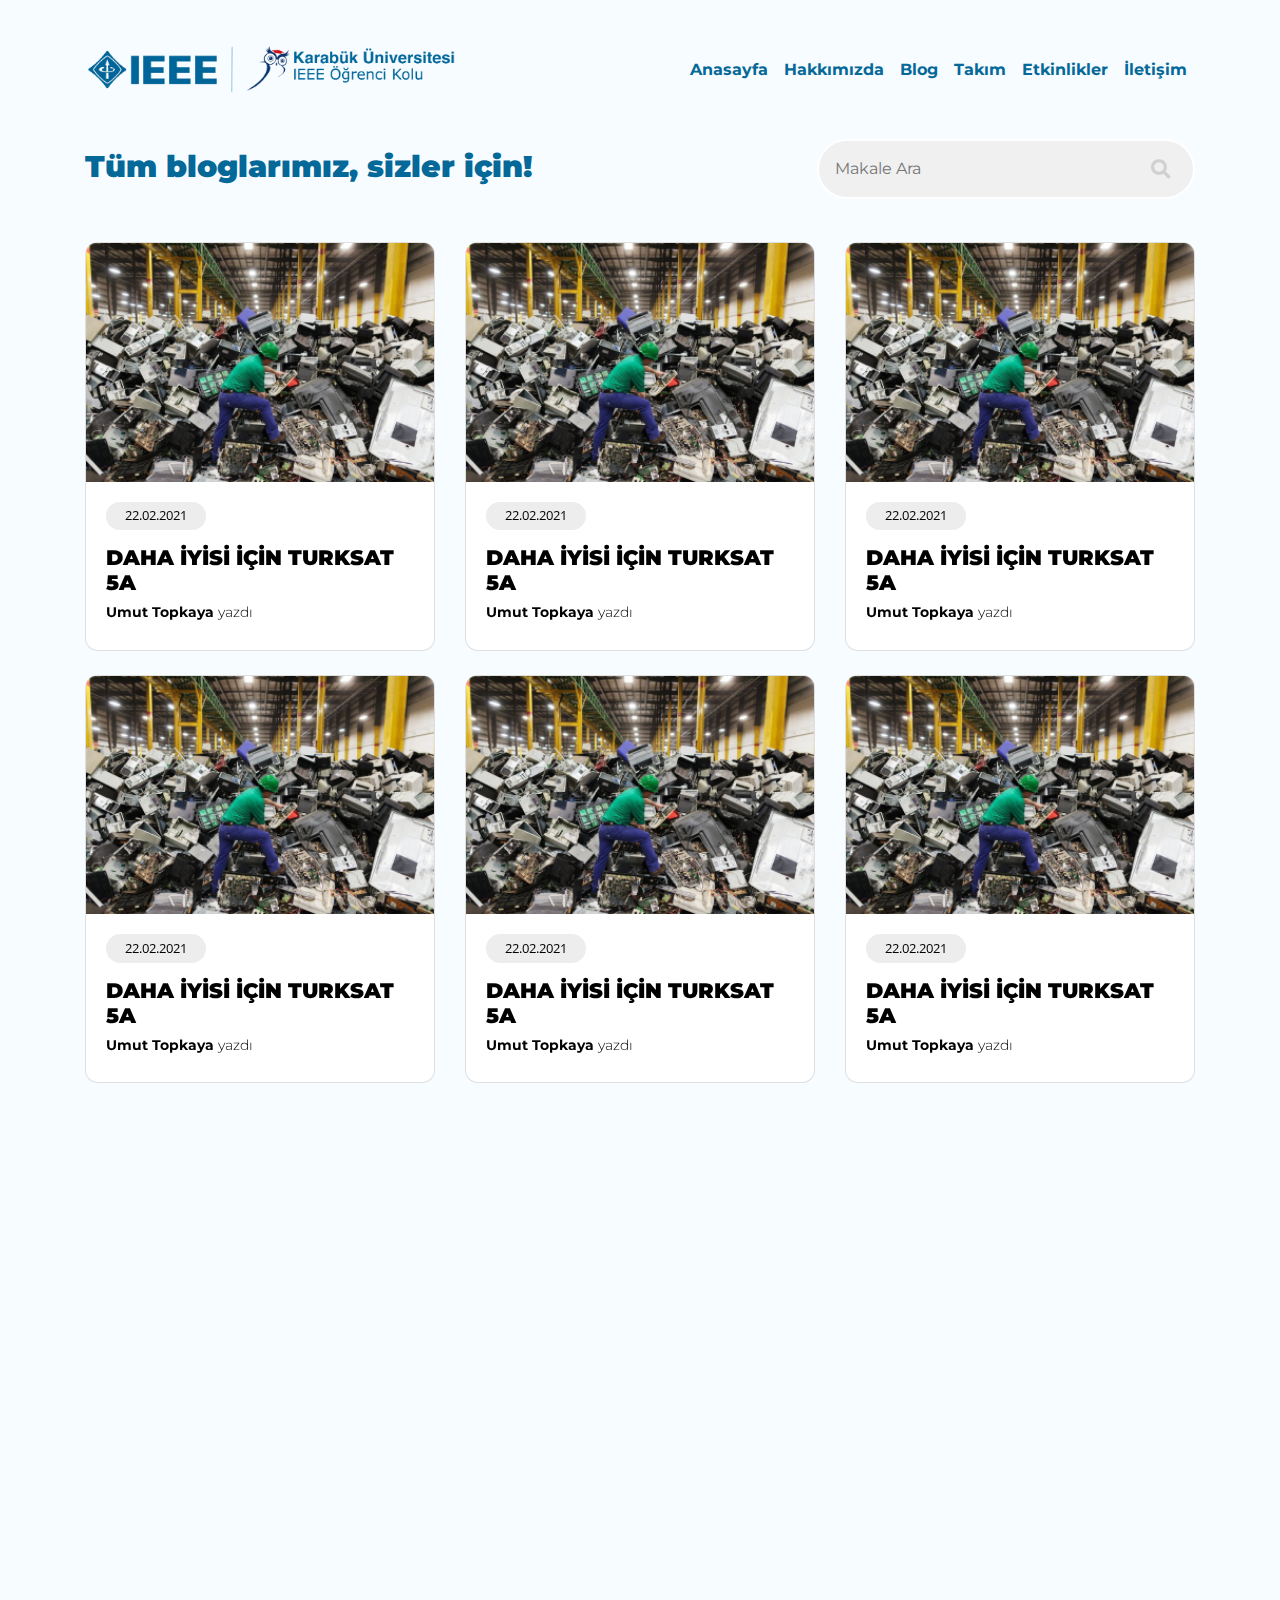
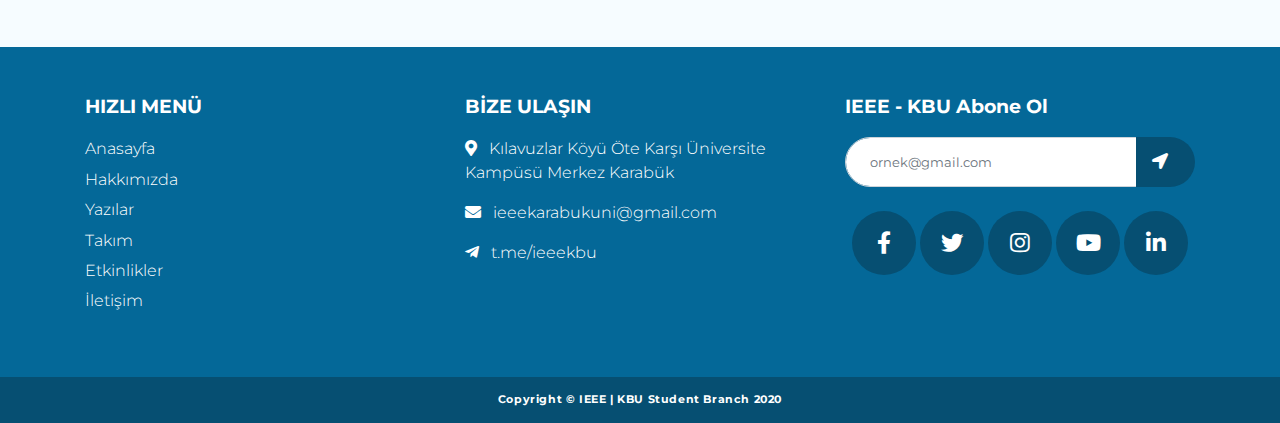
<file: yazilar.html>
<!doctype html>
<html lang="en">
  <head>
    <!-- Required meta tags -->
    <meta charset="utf-8">
    <meta name="viewport" content="width=device-width, initial-scale=1, shrink-to-fit=no">

    <link rel="apple-touch-icon" sizes="180x180" href="img/apple-touch-icon.png">
    <link rel="icon" type="image/png" sizes="32x32" href="img/favicon-32x32.png">
    <link rel="icon" type="image/png" sizes="16x16" href="img/favicon-16x16.png">

    <!-- AOS Library CSS -->
    <link rel="stylesheet" href="https://unpkg.com/aos@next/dist/aos.css" />

    <!-- Bootstrap CSS -->
    <link rel="stylesheet" href="css/bootstrap.css">

    <!-- Fontawesome CSS -->
    <link rel="stylesheet" href="css/all.css">

    <!-- Google Font -->
    <link rel="preconnect" href="https://fonts.gstatic.com">
    <link href="https://fonts.googleapis.com/css2?family=Montserrat:ital,wght@0,300;0,400;0,700;0,900;1,500&display=swap" rel="stylesheet">
    <link href="https://fonts.googleapis.com/css2?family=Open+Sans:wght@400;600;700;800&display=swap" rel="stylesheet">

    <!-- Style CSS -->
    <link rel="stylesheet" href="css/style.css">
    <link rel="stylesheet" href="css/yazilar.css">

    <title>Karabük Üniversitesi IEEE Student Branch</title>
  </head>
  <body>
   
    <!-- NAVIGATION -->
    <nav class="navbar navbar-expand-lg navbar-light bg-light py-6">
      <div class="container">
          <a class="navbar-brand" href="index.html"><img src="img/logo.png" class="logo-size"></a>
          <button class="navbar-toggler" type="button" data-toggle="collapse" data-target="#navbarSupportedContent" aria-controls="navbarSupportedContent" aria-expanded="false" aria-label="Toggle navigation">
            <span class="navbar-toggler-icon"></span>
          </button>
          <div class="collapse navbar-collapse" id="navbarSupportedContent">
              <ul class="navbar-nav ml-auto">
                <li class="nav-item">
                  <a class="nav-link" href="index.html">Anasayfa</a>
                </li>
                <li class="nav-item">
                  <a class="nav-link" href="hakkimizda.html">Hakkımızda</a>
                </li>
                <li class="nav-item">
                  <a class="nav-link" href="yazilar.html">Blog</a>
                </li>
                <li class="nav-item">
                  <a class="nav-link" href="takim.html">Takım</a>
                </li>
                <li class="nav-item">
                  <a class="nav-link" href="etkinlikler.html">Etkinlikler</a>
                </li>
                <li class="nav-item">
                  <a class="nav-link" href="iletisim.html">İletişim</a>
                </li>
              </ul>
          </div>
      </div>
    </nav>

    <!-- ARTICLES SECTION -->
    <div id="articles-section" class="mb-4">
        <div class="container">
            <div class="row">
                <div class="col-md-6">
                    <h2 class="articles-title c-blue">Tüm bloglarımız, sizler için!</h2>
                </div>
                <div class="col-md-6">
                    <div class="search_box float-right">
                        <input type="text" placeholder="Makale Ara">
                        <i class="fas fa-search"></i>
                    </div>
                </div>
            </div>
        </div>
    </div>

    <!-- ARTICLES CONTENT SECTION -->
    <div id="articles-content-section" class="pt-3 pb-2">
        <div class="container">
            <div class="row">
              <div class="col-sm-6 col-md-4">
                <a href="yazi-icerik.html" class="card-hover">
                    <div class="card mb-4" data-aos="zoom-in">
                      <div class="card-top">
                        <img src="img/MakaleGorsel.png" class="card-img-top">
                      </div>
                      <div class="card-body">
                        <p class="date">22.02.2021</p>
                        <h3 href="#" class="article-content mb-2">DAHA İYİSİ İÇİN TURKSAT 5A</h3>
                        <h5 class="editor"><span>Umut Topkaya</span> yazdı</h5>
                      </div>
                    </div>
                  </a>
                </div>
                <div class="col-sm-6 col-md-4">
                  <a href="yazi-icerik.html" class="card-hover">
                      <div class="card mb-4" data-aos="zoom-in">
                        <div class="card-top">
                          <img src="img/MakaleGorsel.png" class="card-img-top">
                        </div>
                        <div class="card-body">
                          <p class="date">22.02.2021</p>
                          <h3 href="#" class="article-content mb-2">DAHA İYİSİ İÇİN TURKSAT 5A</h3>
                          <h5 class="editor"><span>Umut Topkaya</span> yazdı</h5>
                        </div>
                      </div>
                    </a>
                </div>
                <div class="col-sm-6 col-md-4">
                    <a href="yazi-icerik.html" class="card-hover">
                        <div class="card mb-4" data-aos="zoom-in">
                          <div class="card-top">
                            <img src="img/MakaleGorsel.png" class="card-img-top">
                          </div>
                          <div class="card-body">
                            <p class="date">22.02.2021</p>
                            <h3 href="#" class="article-content mb-2">DAHA İYİSİ İÇİN TURKSAT 5A</h3>
                            <h5 class="editor"><span>Umut Topkaya</span> yazdı</h5>
                          </div>
                        </div>
                      </a>
                </div>
                <div class="col-sm-6 col-md-4">
                    <a href="yazi-icerik.html" class="card-hover">
                        <div class="card mb-4" data-aos="zoom-in">
                          <div class="card-top">
                            <img src="img/MakaleGorsel.png" class="card-img-top">
                          </div>
                          <div class="card-body">
                            <p class="date">22.02.2021</p>
                            <h3 href="#" class="article-content mb-2">DAHA İYİSİ İÇİN TURKSAT 5A</h3>
                            <h5 class="editor"><span>Umut Topkaya</span> yazdı</h5>
                          </div>
                        </div>
                      </a>
                </div>
                <div class="col-sm-6 col-md-4">
                    <a href="yazi-icerik.html" class="card-hover">
                        <div class="card mb-4" data-aos="zoom-in">
                          <div class="card-top">
                            <img src="img/MakaleGorsel.png" class="card-img-top">
                          </div>
                          <div class="card-body">
                            <p class="date">22.02.2021</p>
                            <h3 href="#" class="article-content mb-2">DAHA İYİSİ İÇİN TURKSAT 5A</h3>
                            <h5 class="editor"><span>Umut Topkaya</span> yazdı</h5>
                          </div>
                        </div>
                      </a>
                </div>
                <div class="col-sm-6 col-md-4">
                    <a href="yazi-icerik.html" class="card-hover">
                        <div class="card mb-4" data-aos="zoom-in">
                          <div class="card-top">
                            <img src="img/MakaleGorsel.png" class="card-img-top">
                          </div>
                          <div class="card-body">
                            <p class="date">22.02.2021</p>
                            <h3 href="#" class="article-content mb-2">DAHA İYİSİ İÇİN TURKSAT 5A</h3>
                            <h5 class="editor"><span>Umut Topkaya</span> yazdı</h5>
                          </div>
                        </div>
                      </a>
                </div>
                <div class="col-sm-6 col-md-4">
                    <a href="yazi-icerik.html" class="card-hover">
                        <div class="card mb-4" data-aos="zoom-in">
                          <div class="card-top">
                            <img src="img/MakaleGorsel.png" class="card-img-top">
                          </div>
                          <div class="card-body">
                            <p class="date">22.02.2021</p>
                            <h3 href="#" class="article-content mb-2">DAHA İYİSİ İÇİN TURKSAT 5A</h3>
                            <h5 class="editor"><span>Umut Topkaya</span> yazdı</h5>
                          </div>
                        </div>
                      </a>
                </div>
                <div class="col-sm-6 col-md-4">
                    <a href="yazi-icerik.html" class="card-hover">
                        <div class="card mb-4" data-aos="zoom-in">
                          <div class="card-top">
                            <img src="img/MakaleGorsel.png" class="card-img-top">
                          </div>
                          <div class="card-body">
                            <p class="date">22.02.2021</p>
                            <h3 href="#" class="article-content mb-2">DAHA İYİSİ İÇİN TURKSAT 5A</h3>
                            <h5 class="editor"><span>Umut Topkaya</span> yazdı</h5>
                          </div>
                        </div>
                      </a>
                </div>
                <div class="col-sm-6 col-md-4">
                    <a href="yazi-icerik.html" class="card-hover">
                        <div class="card mb-4" data-aos="zoom-in">
                          <div class="card-top">
                            <img src="img/MakaleGorsel.png" class="card-img-top">
                          </div>
                          <div class="card-body">
                            <p class="date">22.02.2021</p>
                            <h3 href="#" class="article-content mb-2">DAHA İYİSİ İÇİN TURKSAT 5A</h3>
                            <h5 class="editor"><span>Umut Topkaya</span> yazdı</h5>
                          </div>
                        </div>
                      </a>
                </div>
                <div class="col-12 text-center">
                    <nav style="display: inline-block;" data-aos="zoom-in">
                        <ul class="pagination pagination-lg">
                            <li class="page-item active"><a class="page-link" href="#">1</a></li>
                            <li class="page-item"><a class="page-link" href="#">2</a></li>
                            <li class="page-item"><a class="page-link" href="#">3</a></li>
                        </ul>
                    </nav>
                </div>
            </div>
        </div>
    </div>

    <!-- FOOTER SECTION -->
    <footer class="mt-4 py-5">
      <div class="container">
        <div class="row">
          <div class="col-md-4">
              <h5>HIZLI MENÜ</h5>
              <ul class="quick-menu">
                <li><a href="#">Anasayfa</a></li>
                <li><a href="#">Hakkımızda</a></li>
                <li><a href="#">Yazılar</a></li>
                <li><a href="#">Takım</a></li>
                <li><a href="#">Etkinlikler</a></li>
                <li><a href="#">İletişim</a></li>
              </ul>
          </div>
          <div class="col-md-4">
            <h5>BİZE ULAŞIN</h5>
            <p><i class="fas fa-map-marker-alt"></i>Kılavuzlar Köyü Öte Karşı Üniversite Kampüsü Merkez Karabük</p>
            <p><a href="#"><i class="fas fa-envelope"></i>ieeekarabukuni@gmail.com</a></p>
            <p><a href="#"><i class="fab fa-telegram-plane"></i>t.me/ieeekbu</a></p>
          </div>
          <div class="col-md-4">
            <h5>IEEE - KBU Abone Ol</h5>
            <div class="input-group mb-4">
              <input type="text" class="form-control" placeholder="ornek@gmail.com" aria-label="Recipient's username" aria-describedby="button-addon2">
              <div class="input-group-append">
                <button class="btn btn-outline-secondary" type="button" id="button-addon2"><i class="fas fa-location-arrow"></i></button>
              </div>
            </div>
            <ul class="social-media text-center">
              <li>
                <a href="#"><div class="circle"><i class="fab fa-facebook-f"></i></div></a>
              </li>
              <li>
                <a href="#"><div class="circle"><i class="fab fa-twitter"></i></div></a>
              </li>
              <li>
                <a href="#"><div class="circle"><i class="fab fa-instagram"></i></div></a>
              </li>
              <li>
                <a href="#"><div class="circle"><i class="fab fa-youtube"></i></div></a>
              </li>
              <li>
                <a href="#"><div class="circle"><i class="fab fa-linkedin-in"></i></div></a>
              </li>
            </ul>
          </div>
        </div>
      </div>
    </footer>

    <!-- COPYRIGHT -->
    <div class="copyright py-3">
      <div class="container">
        <div class="row">
          <div class="col-12 text-center">
            <h6>Copyright &copy; IEEE | KBU Student Branch 2020</h6>
          </div>
        </div>
      </div>
    </div>

    <button onclick="topFunction()" id="myBtn" title="Go to top"><i class="fas fa-chevron-up"></i></button>

    <!-- JS Sources -->
    <script src="js/jquery-3.5.1.js"></script>
    <script src="js/popper.min.js"></script>
    <script type="text/javascript" src="js/bootstrap.js"></script>
    <script src="js/bootstrap.bundle.min.js"></script>
    <script src="https://unpkg.com/aos@next/dist/aos.js"></script>
    <script type="text/javascript" src="js/javascript.js"></script>

    <script>
      //Get the button
      var mybutton = document.getElementById("myBtn");
      
      // When the user scrolls down 20px from the top of the document, show the button
      window.onscroll = function() {scrollFunction()};
      
      function scrollFunction() {
        if (document.body.scrollTop > 20 || document.documentElement.scrollTop > 20) {
          mybutton.style.display = "block";
        } else {
          mybutton.style.display = "none";
        }
      }
      
      // When the user clicks on the button, scroll to the top of the document
      function topFunction() {
        document.body.scrollTop = 0;
        document.documentElement.scrollTop = 0;
      }
    </script>
  </body>
</html>
</file>
<file: css/style.css>
* {
    text-decoration: none !important;
    list-style-type: none;
}

::-webkit-scrollbar {
    width: 12px;
  }
  
/* Track */
::-webkit-scrollbar-track {
    background: #f1f1f1; 
}
   
/* Handle */
::-webkit-scrollbar-thumb {
    background: #046898; 
}

html {
    scroll-behavior: smooth;
}

body {
    font-family: 'Montserrat', sans-serif;
    font-size: 16px;
    background-color: #f6fcff;
}

.global-section {
    width: 100%;
    position: relative;
    height: 400px;
}

.m150-changed {
    margin-bottom: 150px;
}

.m280-changed {
    margin-bottom: 280px;
}

.m230-changed {
    margin-bottom: 230px;
}

.m220-changed {
    margin-bottom: 220px;
}

.black-section {
    background-color: #000;
}

.gray-section {
    background-color: #f5f5f5;
}

.other-gray-section {
    background-color: #fdfdfd;
}

.image-section {
    background: url('../img/KullaniciHakkindaArkaplan.png');
    background-size: cover;
    background-repeat: no-repeat;
    width: 100%;
} 

.manuel-position {
    position: absolute;
    left: 50%;
    transform: translateX(-50%);
    top: 40px;
}

.font-400w-30px {
    font-weight: 400;
    font-size: 1.8em;
}

.px-10 {
    padding-left: 10rem;
    padding-right: 10rem;
}

.gray-line {
    border: 4px solid rgba(0, 0, 0, .1);
    width: 60%;
}

.py-6 {
    padding: 2.5em 0 !important;
}

.mt-6 {
    margin-top: 4rem !important;
}

.mb-6 {
    margin-bottom: 4rem !important;
}

#myBtn {
    display: none;
    position: fixed;
    bottom: 20px;
    right: 30px;
    z-index: 99;
    font-size: 18px;
    border: none;
    outline: none;
    background-color: #064F72;
    color: white;
    cursor: pointer;
    padding: 15px 20px;
    border-radius: 50%;
    box-shadow: 0 0 5px rgba(0, 0, 0, .3),0 0 10px rgba(0, 0, 0, .3),0 0 15px rgba(0, 0, 0, .3),0 0 20px rgba(0, 0, 0, .3);
}
  

.content-title {
    font-weight: 900;
    font-size: 2.9em;
    color: #046898;
}

.card-hover .card {
    border-radius: .8rem !important;
}

.btn-radius-design {
    font-family: 'Open Sans', sans-serif;
    font-weight: bold;
    font-size: 1.26em;
    padding: 1.2rem 2.8rem;
    border-radius: 40px;
    color: white;
    background-color: #046898;
    box-shadow: 0px 9px 1px #04689840;
}

.btn-radius-design:hover {
    color: white;
}

.author-social-medias {
    padding-left: 0;
}

.author-social-medias li {
    display: inline-block;
    margin-right: 10px;
}

.author-social-medias li .author-social-media i {
    color: #000;
}

.font-1-6em {
    font-size: 1.6em;
}

.font-2-5em {
    font-size: 2.5em;
}



/* navbar css start */

.bg-light {
    background-color: #f6fcff !important;
}

.logo-size {
    width: 370px;
}

.nav-item .nav-link {
    color: #046898 !important;
    font-weight: bold;
    font-size: 16px;
}

/* navbar css end */

/* header css start */

.header-title, #header-section h2{
    font-weight: 900;
}

.c-white {
    color: #f6fcff;
}

.c-blue {
    color: #046898;
}

.c-black {
    color: black;
}

.header-title {
    font-size: 3.12em;
}

#header-section h2 {
    font-size: 2.9em;
}

#header-section h1 .text-1:before {
    content: 'STUDENT';
    animation: animate infinite 8s;
}

#header-section h1 .text-2:before {
    content: 'BRANCH';
    animation: animate2 infinite 8s;
}

#header-section h2 span:before {
    content: 'Karabuk University';
    animation: animate3 infinite 8s;
}

@keyframes animate {
    50% {
        content: 'ÖĞRENCİ';
    }
}

@keyframes animate2 {
    50% {
        content: 'KOLU';
    }
}

@keyframes animate3 {
    50% {
        content: 'Karabük Üniversitesi';
    }
}

.outline-text-blue {
    text-shadow: -1px -1px 0 #046898, 1px -1px 0 #046898, -1px 1px 0 #046898, 1px 1px 0 #046898;
}

.outline-text-white {
    text-shadow: -1px -1px 0 #fff, 1px -1px 0 #fff, -1px 1px 0 #fff, 1px 1px 0 #fff;
}

#header-section p{
    font-style: italic;
    font-weight: medium;
    font-size: 1.43em;
}

.animated-up-down {
    animation: floating 2s ease-in-out infinite alternate-reverse both;
}

@keyframes floating {
   0% {
       transform: translateY(10px);
   }
   100% {
       transform: translateY(-10px);
   }
}

/* header css end */

/* content css start */

.content-section p {
    font-weight: 300;
    font-size: 1.5em;
}

/* content css end */

/* articles css start */

.card-hover .card{
    transition: .6s linear !important;
}

.card-hover .card:hover{
    box-shadow: 0 0 50px rgb(179, 179, 179);
}

.date {
    display: inline-block;
    font-weight: 400;
    font-size: .8em;
    font-family: 'Open Sans', sans-serif;
    padding: .3rem 1.2rem;
    background-color: #EDEDED;
    border-radius: 15px;
    color: black;
} 

.article-content {
    display: block;
    font-size: 1.3em;
    font-weight: 900;
    color: black !important;
}

.editor {
    font-weight: 300;
    font-size: .9rem;
    color: black;
}

.editor span {
    font-weight: 700;
}

/* articles css end */

/* footer css start */

footer {
    background-color: #046898;
}

footer h5 {
    font-weight: bold;
    font-size: 1.2em;
    color: white;
    margin-bottom: 1em;
}

footer .quick-menu {
    padding-left: 0;
}

footer .quick-menu li {
    margin-bottom: .4em;
}

footer .quick-menu li a, footer .col-md-4 a, footer .col-md-4 p{
    color: white;
    font-weight: 300;
}

footer i {
    color: white;
    margin-right: 12px;
}

footer .form-control {
    padding: 1.5rem;
    border-radius: 30px;
    font-size: .8rem;
}

footer .form-control:focus {
    border-color: transparent !important;
    box-shadow: none;
}

footer .btn {
    padding: 0.375rem 0.9rem;
}

footer .btn-outline-secondary {
    border-color: transparent;
    background-color: #064F72;
    border-top-right-radius: 30px;
    border-bottom-right-radius: 30px;
} 

footer .btn-outline-secondary:hover {
    background-color: #064F72;
    border-color: transparent;
}

footer .btn-outline-secondary:focus {
    box-shadow: none;
}

footer .btn-outline-secondary:not(:disabled):not(.disabled):active {
    background-color: #064F72;
    border-color: 0;
    border-color: transparent;
}

footer .btn-outline-secondary:not(:disabled):not(.disabled):active:focus {
    box-shadow: none;
}

footer .social-media {
    padding-left: 0;
}

footer .social-media li {
    display: inline-block;
    padding-left: 0;
}

footer .social-media li .circle {
    padding: 2rem;
    border-radius: 50%;
    background-color: #064F72;
    position: relative;
}

footer .social-media li a {
    font-size: 1.4em;
}

footer .social-media li .circle i {
    position: absolute;
    top: 50%;
    left: 50%;
    transform: translate(-50%, -50%);
}

.copyright {
    background-color: #064F72;
}

.copyright h6 {
    margin-bottom: 0;
    font-weight: bold;
    color: white;
    font-size: .7rem !important;
    letter-spacing: 0.6px;
}

/* footer css end */

@media screen and (max-width: 1200px) {
    body {
        font-size: 13px;
    }

    footer .social-media li .circle {
        padding: 1.7rem;
    }

    .logo-size {
        width: 310px;
    }
}

@media screen and (max-width: 992px) {
    body {
        font-size: 10px;
    }

    footer .social-media li .circle {
        padding: 1.5rem;
    }

    .nav-item .nav-link {
        font-size: 14px;
    }

    .global-section {
        height: 380px;
    }

    .logo-size {
        width: 350px;
    }
}

@media screen and (max-width: 768px) {
    body {
        font-size: 13px;
    }

    footer .social-media li .circle {
        padding: 1.8rem;
    }

    .img-center {
        text-align: center;
        float: none !important;
    }

    .f-none {
        float: none !important;
    }

    .animated-up-down {
        animation: none;
    }

    #header-section .pt-5 {
        padding-top: 1em !important;
    }

    .header-title, .outline-text-blue, .header-text, .button-box, .content-title, .text-right, .text-left {
        text-align: center !important;
    }

    .logo-size{
        width: 280px;
    }

    .m280-changed {
        margin-bottom: 240px;
    }

    .m220-changed {
        margin-bottom: 110px;
    }

    .m150-changed {
        margin-bottom: 100px;
    }

    .px-10 {
        padding-left: 3rem !important;
        padding-right: 3rem !important;
    }
    
}

@media screen and (max-width: 576px) {
    body {
        font-size: 12px;
    }

    footer .social-media li .circle {
        padding: 1.6rem;
    }

    .nav-item .nav-link {
        font-size: 12px;
    }

    .navbar {
        padding-left: 1rem !important;
        padding-right: 1rem !important;
    }

    .logo-size{
        width: 250px;
    }

    .global-section {
        height: auto;  
    }

    .m280-changed {
        margin-bottom: 100px;
    }

    .m230-changed {
        margin-bottom: 0;
    }

    .m220-changed {
        margin-bottom: 0;
    }

    .m150-changed {
        margin-bottom: 10px;
    }

    .manuel-position {
        position: relative;
        top: 0;
    }
}

@media screen and (max-width: 430px) {
    .logo-size {
        width: 220px;
    }
}

@media screen and (max-width: 380px) {
    .logo-size {
        width: 200px;
    }
}
</file>
<file: css/etkinlikler.css>
/* events header css start */

.events-title {
    font-weight: 2.4em;
    font-weight: 900;
}

/* events header css end */

/* events timeline css start */

.timeline {
    list-style: none;
    padding: 20px 0 20px;
    position: relative;
}

    .timeline:before {
        top: 0;
        bottom: 0;
        position: absolute;
        content: " ";
        width: 25px;
        background-color: #fff;
        left: 0%;
        margin-left: -12.5px;
        box-shadow: 5px 5px 10px rgba(201, 201, 201, 0.187);
        border-radius: 99px;
    }

    .timeline > li {
        margin-bottom: 40px;
        position: relative;
    }

        .timeline > li:before,
        .timeline > li:after {
            content: " ";
            display: table;
        }

        .timeline > li:after {
            clear: both;
        }

        .timeline > li:before,
        .timeline > li:after {
            content: " ";
            display: table;
        }

        .timeline > li:after {
            clear: both;
        }

        .timeline > li > .timeline-panel {
            width:94%;
            float: left;
            border-radius: 2px;
            padding: 20px;
            position: relative;
            box-shadow: 0px 10px 6px #39393904;
            border: 1px solid rgba(221, 221, 221, 0.221);
            border-radius: 10px;
        }

            .timeline > li > .timeline-panel:before {
                position: absolute;
                top: 26px;
                right: -15px;
                display: inline-block;
                border-top: 15px solid transparent;
                border-left: 15px solid #cccccc30;
                border-right: 0 solid #cccccc30;
                border-bottom: 15px solid transparent;
                content: " ";
            }

            .timeline > li > .timeline-panel:after {
                position: absolute;
                top: 27px;
                right: -14px;
                display: inline-block;
                border-top: 14px solid transparent;
                border-left: 14px solid #fff;
                border-right: 0 solid #fff;
                border-bottom: 14px solid transparent;
                content: " ";
            }

        .timeline > li > .timeline-badge {
            color: #fff;
            width: 50px;
            height: 50px;
            line-height: 50px;
            font-size: 1.4em;
            text-align: center;
            position: absolute;
            top: 16px;
            left: 0%;
            margin-left: -25px;
            background-color: #fff;
            box-shadow: 0px 0px 100px rgba(170, 170, 170, 0.379);
            z-index: 100;
            display: flex;
            justify-content: center;
            align-items: center;
            border-radius: 50%;
        }

        .timeline > li > .timeline-badge > img {
            color: #fff;
            width: 28px;
            height: 28px;
        }

        .timeline > li.timeline-inverted > .timeline-panel {
            float: right;
        }

            .timeline > li.timeline-inverted > .timeline-panel:before {
                border-left-width: 0;
                border-right-width: 15px;
                left: -15px;
                right: auto;
            }

            .timeline > li.timeline-inverted > .timeline-panel:after {
                border-left-width: 0;
                border-right-width: 14px;
                left: -14px;
                right: auto;
            }

.timeline-badge.primary {
    background-color: #2e6da4 !important;
}

.timeline-badge.success {
    background-color: #3f903f !important;
}

.timeline-badge.warning {
    background-color: #f0ad4e !important;
}

.timeline-badge.danger {
    background-color: #d9534f !important;
}

.timeline-badge.info {
    background-color: #5bc0de !important;
}

.timeline-title {
    margin-top: 0;
    color: inherit;
    color: #046898;
    font-family: "Montserrat";
    font-weight: 300;
}
#timeline{
    color: #1578AF;
    font-family: "Montserrat";
    font-weight: bold;
}
.timeline-body > p,
.timeline-body > ul {
    margin-bottom: 0;
}

    .timeline-body > p + p {
        margin-top: 5px;
    }

@media (max-width: 767px) {
    ul.timeline:before {
        left: 40px;
    }

    ul.timeline > li > .timeline-panel {
        width: calc(100% - 90px);
        width: -moz-calc(100% - 90px);
        width: -webkit-calc(100% - 90px);
    }

    ul.timeline > li > .timeline-badge {
        left: 15px;
        margin-left: 0;
        top: 16px;
    }

    ul.timeline > li > .timeline-panel {
        float: right;
    }

        ul.timeline > li > .timeline-panel:before {
            border-left-width: 0;
            border-right-width: 15px;
            left: -15px;
            right: auto;
        }

        ul.timeline > li > .timeline-panel:after {
            border-left-width: 0;
            border-right-width: 14px;
            left: -14px;
            right: auto;
        }
}

/* events timeline css end */
</file>
<file: css/hakkimizda.css>
/* about header css start */
#about-header-section {
    width: 100%;
    height: 70vh;
    background: url("../img/HakkimizdaGorsel.png");
    background-repeat: no-repeat;
    background-position: center;
    background-size: cover;

    display: flex;
    justify-content: center;
    align-items: center;
    flex-direction: column;
}

.about-outline-text {
    color: rgb(255, 255, 255);
    -webkit-text-fill-color: transparent;
    -webkit-text-stroke-width: 1px;
    -webkit-text-stroke-color: rgb(255, 255, 255);
}

/* about header css end */

/* statistics css start */

.statistics-card {
    position: relative;
    display: -ms-flexbox;
    display: flex;
    -ms-flex-direction: column;
    flex-direction: column;
    min-width: 0;
    word-wrap: break-word;
    background-color: #f2f2f2;
    background-clip: border-box;
    border-radius: 20px;
    box-shadow: 0 12px 20px #04689840;
}

.statistics-card-head {
    position: absolute;
    top: -50px;
    left: 50%;
    transform: translateX(-50%);
}

.statistics-card-body {
    margin-top: 5rem;
    padding-left: 1.6rem;
    padding-right: 1.6rem;
}

.statistics-card-body .statistics-title {
    font-weight: bold;
    font-size: 3.12em;
}

.statistics-card-body .statistics-text {
    font-weight: 400;
    font-size: 1.5em;
}

.margin-top {
    margin-top: 3rem;
}

/* statistics css end */

/* social medias css start */

.social-media-title {
    font-weight: 900;
    font-size: 2.8em;
}

.social-media-circle {
    display: inline-block;
    width: 126px;
    height: 126px;
    border-radius: 50%;

    position: relative;
}

.facebook-color {
    background-color: #3b5999;
}

.twitter-color {
    background-color: #55acee;
}

.linked-color {
    background-color: #0077B5;
}

.youtube-color {
    background-color: #cd201f;
}

.instagram-color {
    background: radial-gradient(circle at 30% 107%, #fdf497 0%, #fdf497 5%, #fd5949 45%,#d6249f 60%,#285AEB 90%);
}

.telegram-color {
    background-color: #0088cc;
}

.social-media-circle i {
    font-size: 3em;
    color: white;

    position: absolute;
    top: 50%;
    left: 50%;
    transform: translate(-50%, -50%);
}

.social-media-text {
    font-size: 1.8em;
    font-weight: 400;
}

/* social medias css end */

@media screen and (max-width: 992px){
    .statistics-card .img-fluid {
        max-width: 80%;
    }

    .social-media-circle {
        width: 100px;
        height: 100px;
    }
}

@media screen and (max-width: 768px){
    .statistics-card {
        margin-bottom: 5rem;
    }

    .margin-top {
        margin-top: 0;
    }

    .statistics-card .img-fluid {
        max-width: 100%;
    }

    .social-media-circle {
        width: 120px;
        height: 120px;
    }
}
</file>
<file: css/iletisim.css>
/* contact header css start */

.contact-title {
    font-size: 2.2em;
    font-weight: 900;
}

/* contact header css end */

/* contact content css start */

#team-content-section .form-group {
    margin-bottom: 1.8rem;
    width: 90%;
    float: right;
}

#team-content-section .textarea-group {
    float: left !important;
}

.textarea-group textarea {
    height: 250px;
}

.form-control {
    border-radius: 15px;
    padding: 2rem;
    background-color: #f2f2f2;
    border: none;
}

.font-1em-600w-OpenSans {
    font-size: 1.1em;
    font-weight: 600;
    font-family: 'Open Sans', sans-serif;
}

.form-control::placeholder {
    color: #a4a4a4;
}

.form-control:focus {
    background-color: #f2f2f2;
    border-color: none;
    box-shadow: none;
}

.btn-position {
    float: right;
    margin-right: 3rem !important;
}

.w-90  {
    width: 90% !important;
}

#team-content-section .alert-primary {
    padding: 2.4rem 2rem;
    border-radius: 15px;
    color: rgba(4, 77, 113, 0.71);
    background-color: rgba(4, 104, 152, 0.13);
}

/* contact content css end */

@media screen and (max-width: 992px) {
    .btn-position {
        float: none !important;
        margin-right: 0 !important;
    }

    #team-content-section .textarea-group {
        float: none !important;
    }

    #team-content-section .form-group {
        float: none !important;
        margin-left:  auto !important;
        margin-right: auto !important;
    }
    
    .text-position {
        text-align: center !important;
    }
}
</file>
<file: css/yazilar.css>
/* articles section css start */

.articles-title {
    font-weight: 900;
    font-size: 1.9em;
    line-height: 55px;
}

.search_box{
    position: relative;
    width: 70%;
}
  
.search_box input[type="text"]{
    width: 100%;
    padding: 1rem;
    padding-right: 4rem;
    background: #F0F0F0;
    border: 2px solid #fff;
    border-radius: 10px;
    outline: none;
    border-radius: 30px;
}
  
.fa-search{
    position: absolute;
    top: 50%;
    transform: translateY(-50%);
    right: 25px;
    color: #D0D0D0;
    font-size: 1.2em;
}

/* articles section css end */

.pagination {
    border-radius: 0 !important;
}

.page-link {
    position: relative;
    display: block;
    padding: 0.5rem 0.75rem;
    margin-left: -1px;
    line-height: 1.25;
    color: #7A7A7A;
    font-weight: 800;
    font-size: 1.5em !important;
}

.page-link:hover {
    color: #7A7A7A;
}

.page-item.active .page-link {
    z-index: 3;
    color: #000000;
} 

@media screen and (max-width: 768px) {
    .articles-title {
        text-align: center !important;
    }

    .search_box {
        float: none !important;
        width: 100%;
    }
}
</file>
